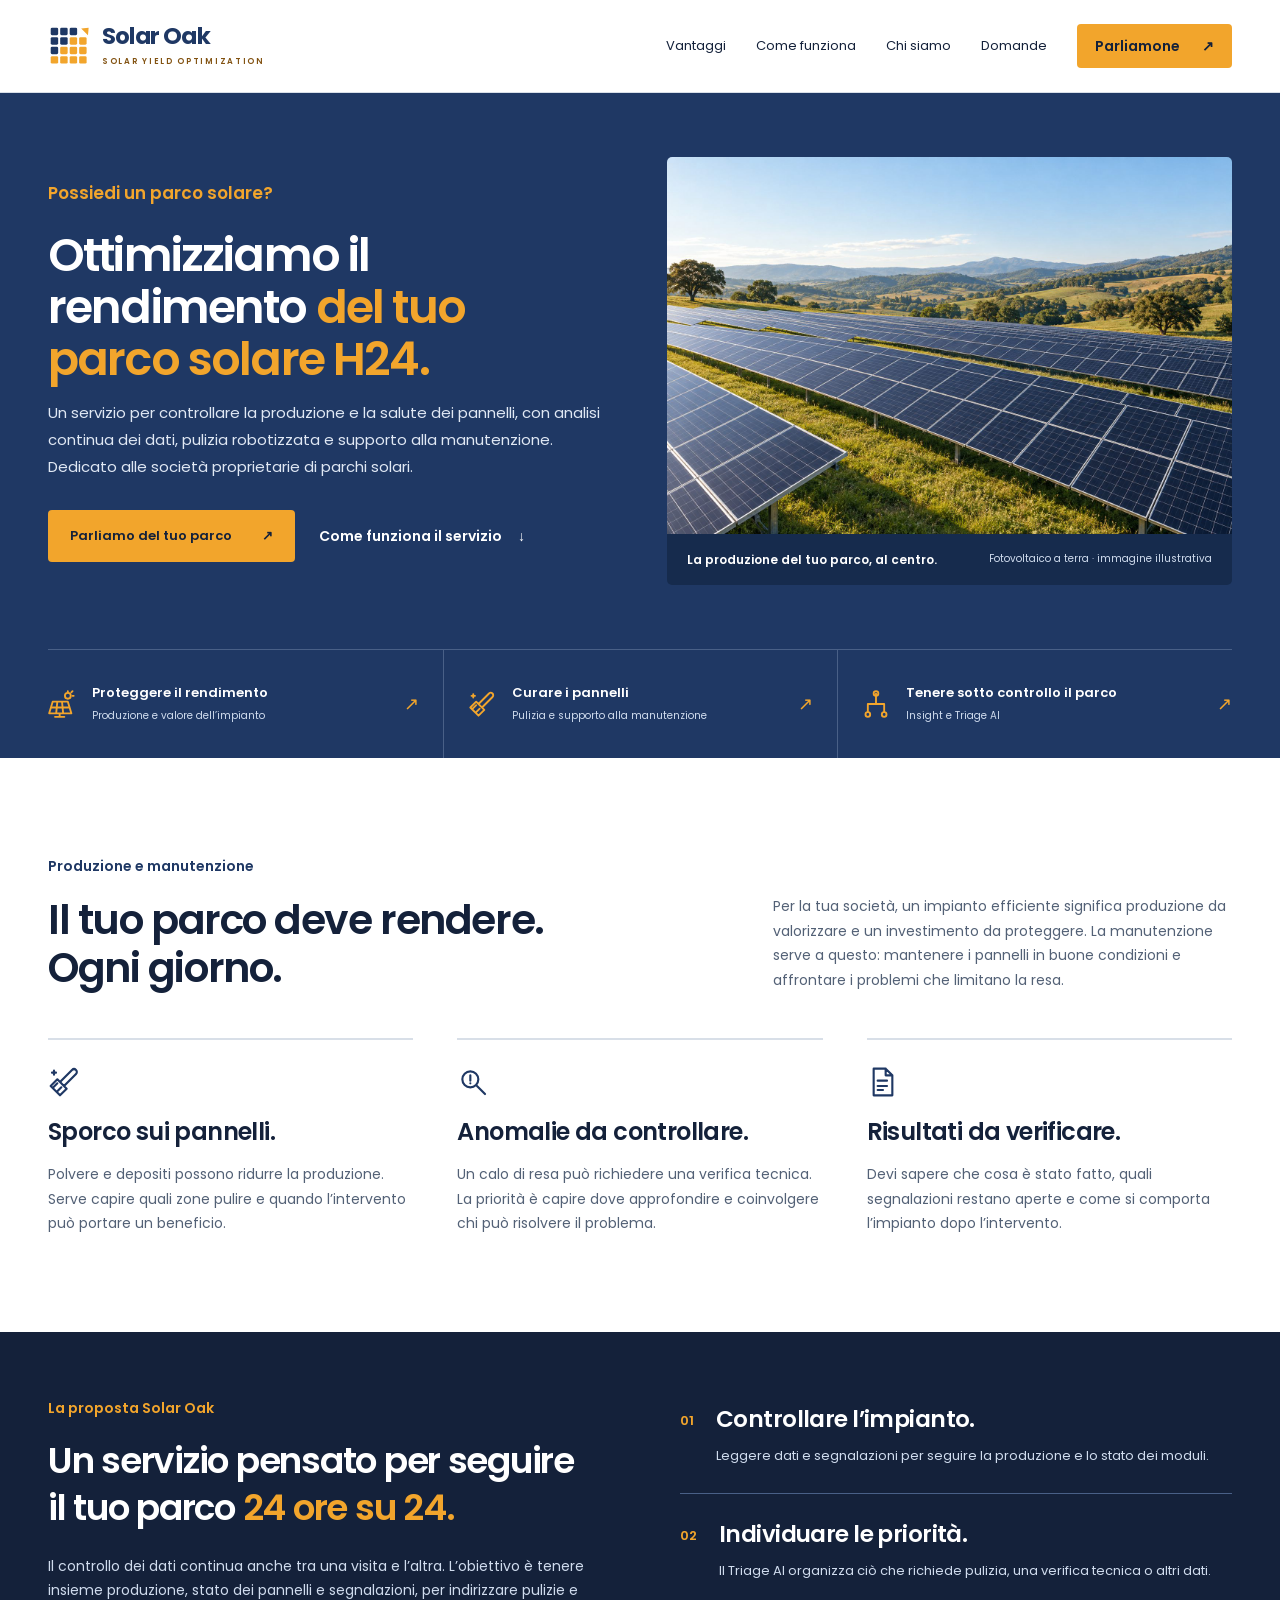
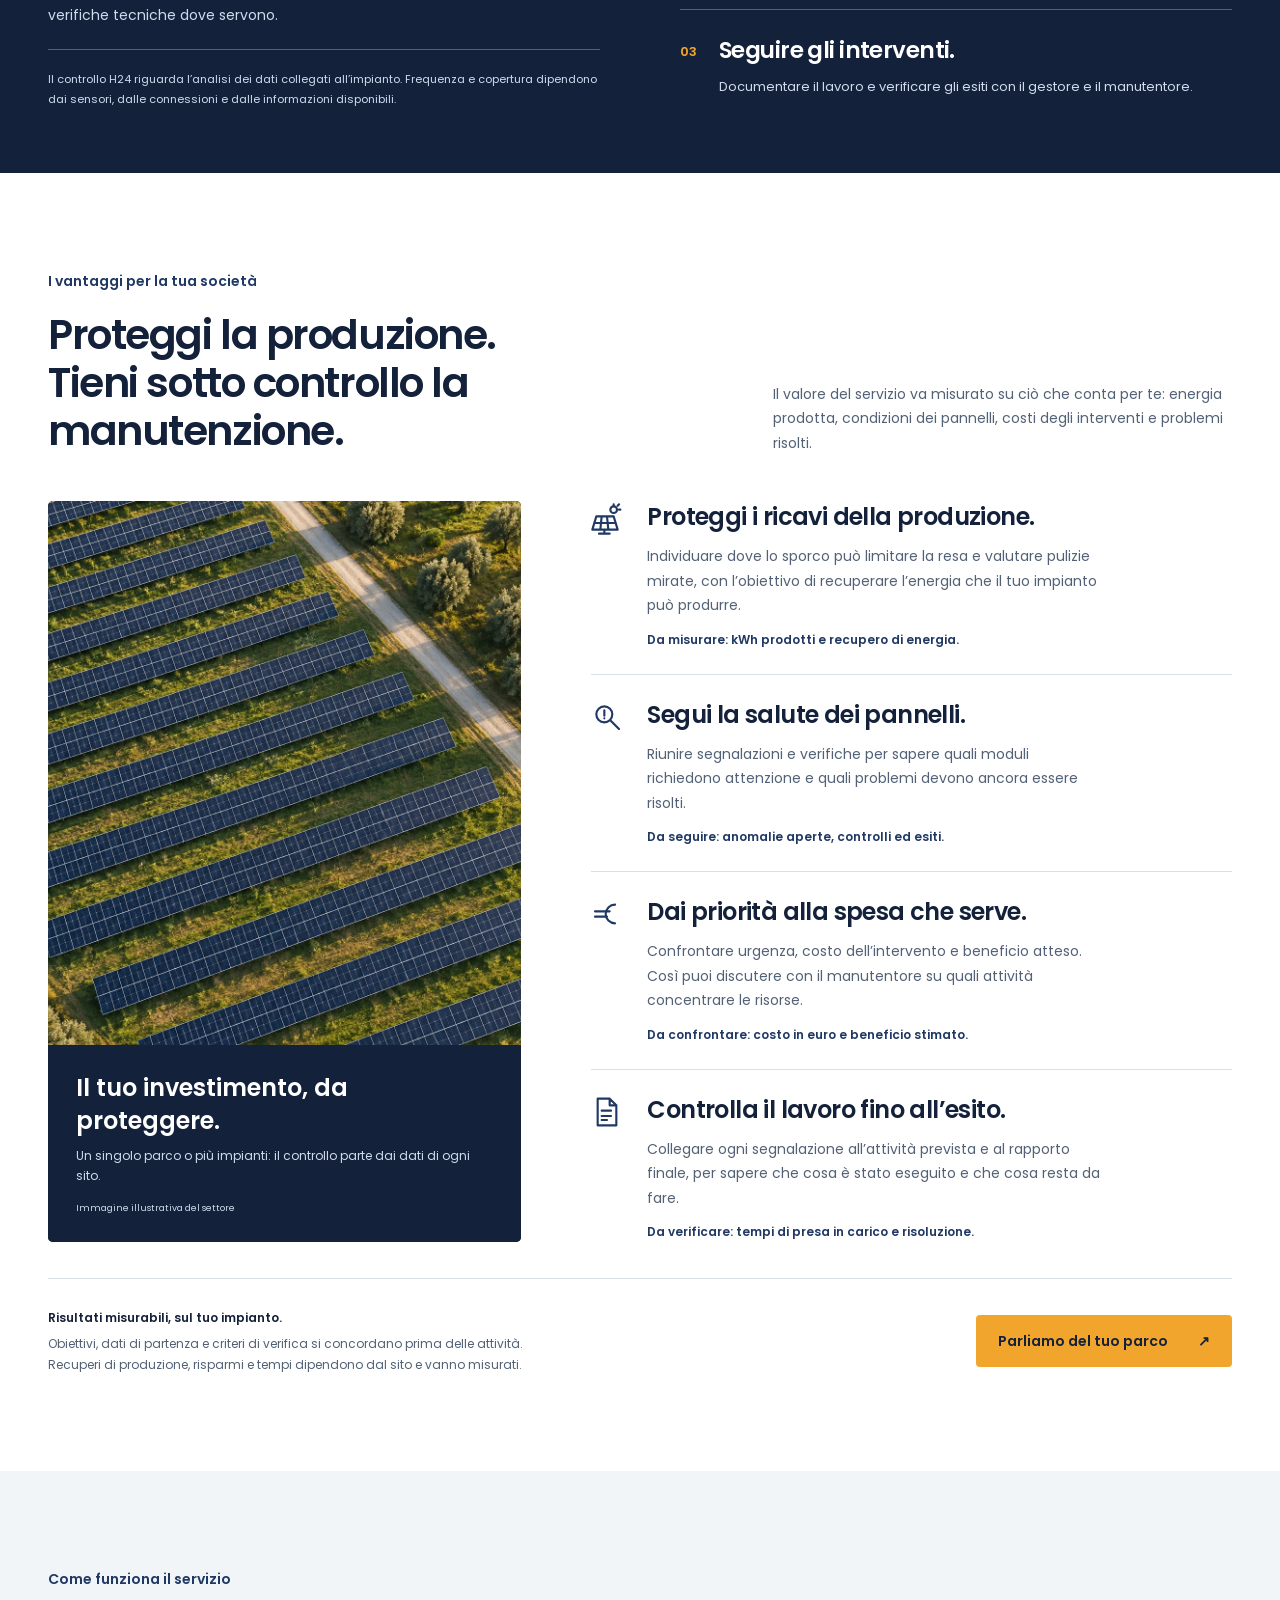
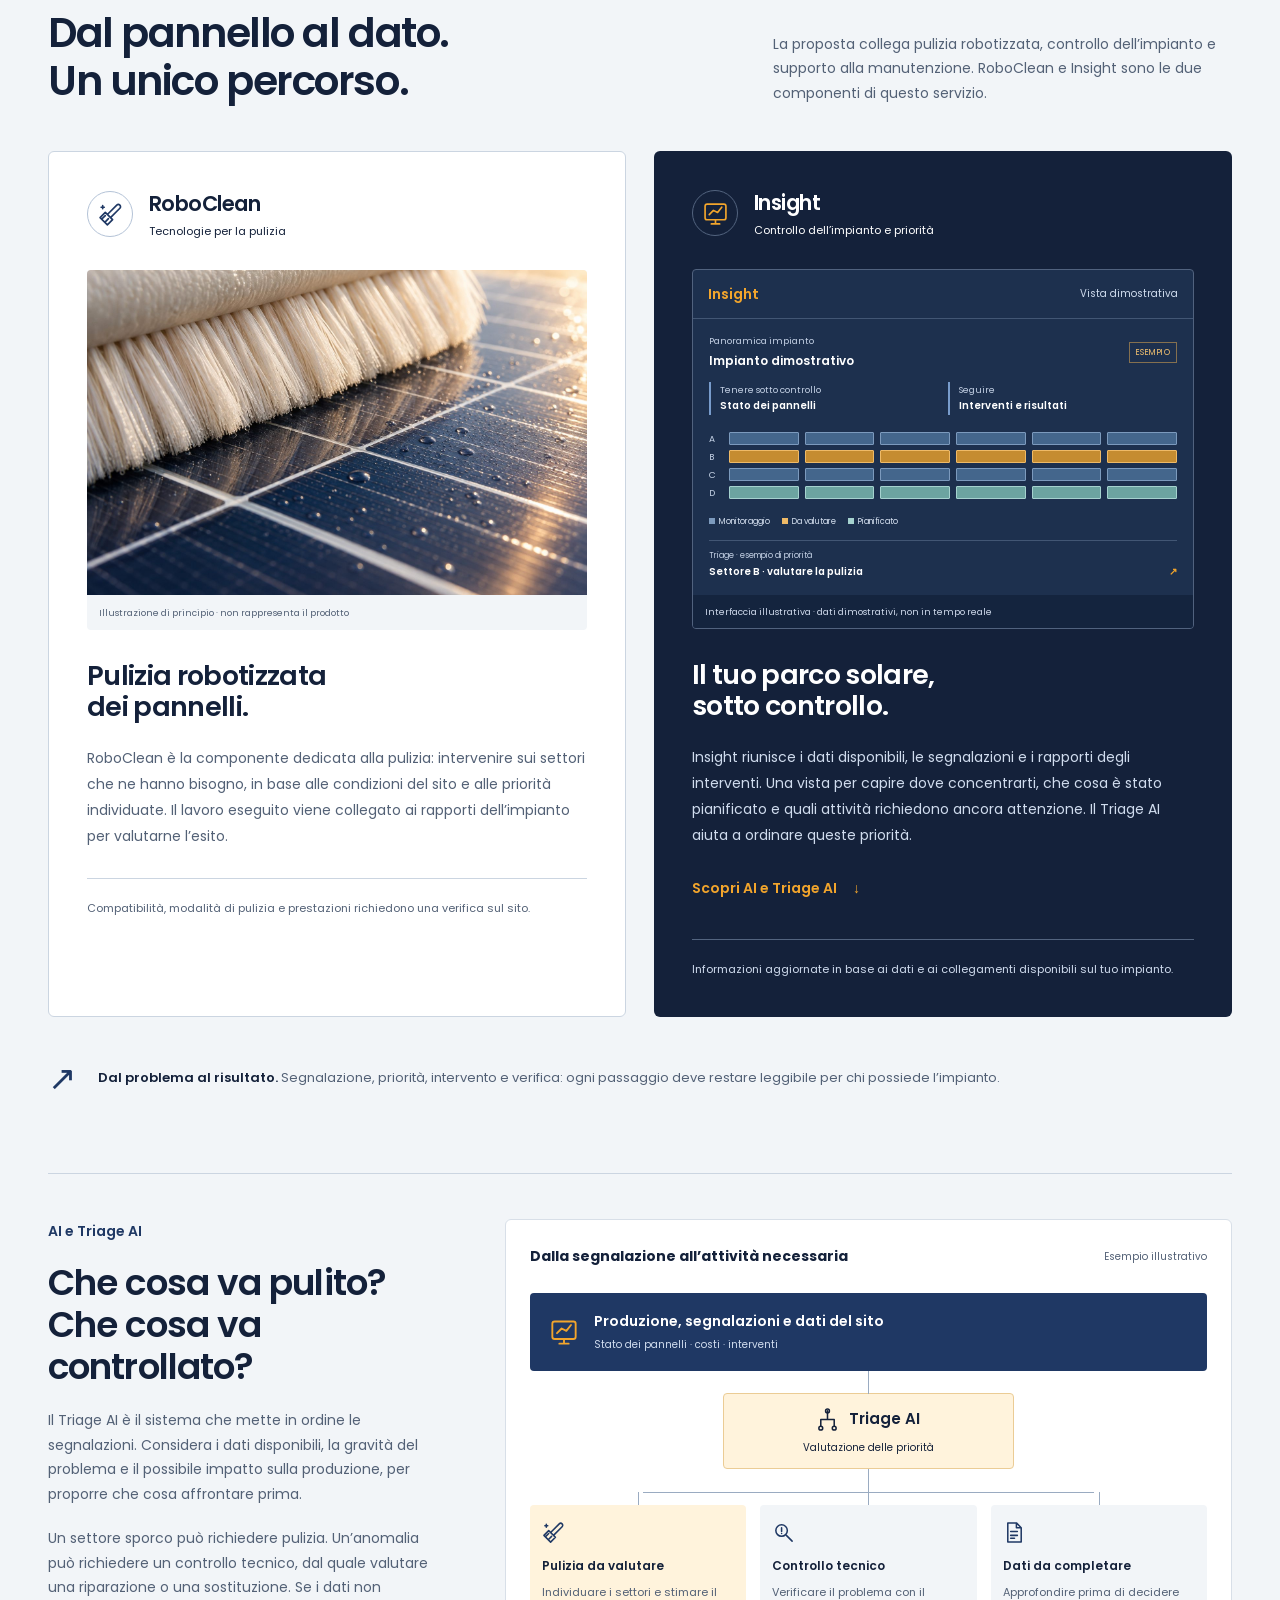
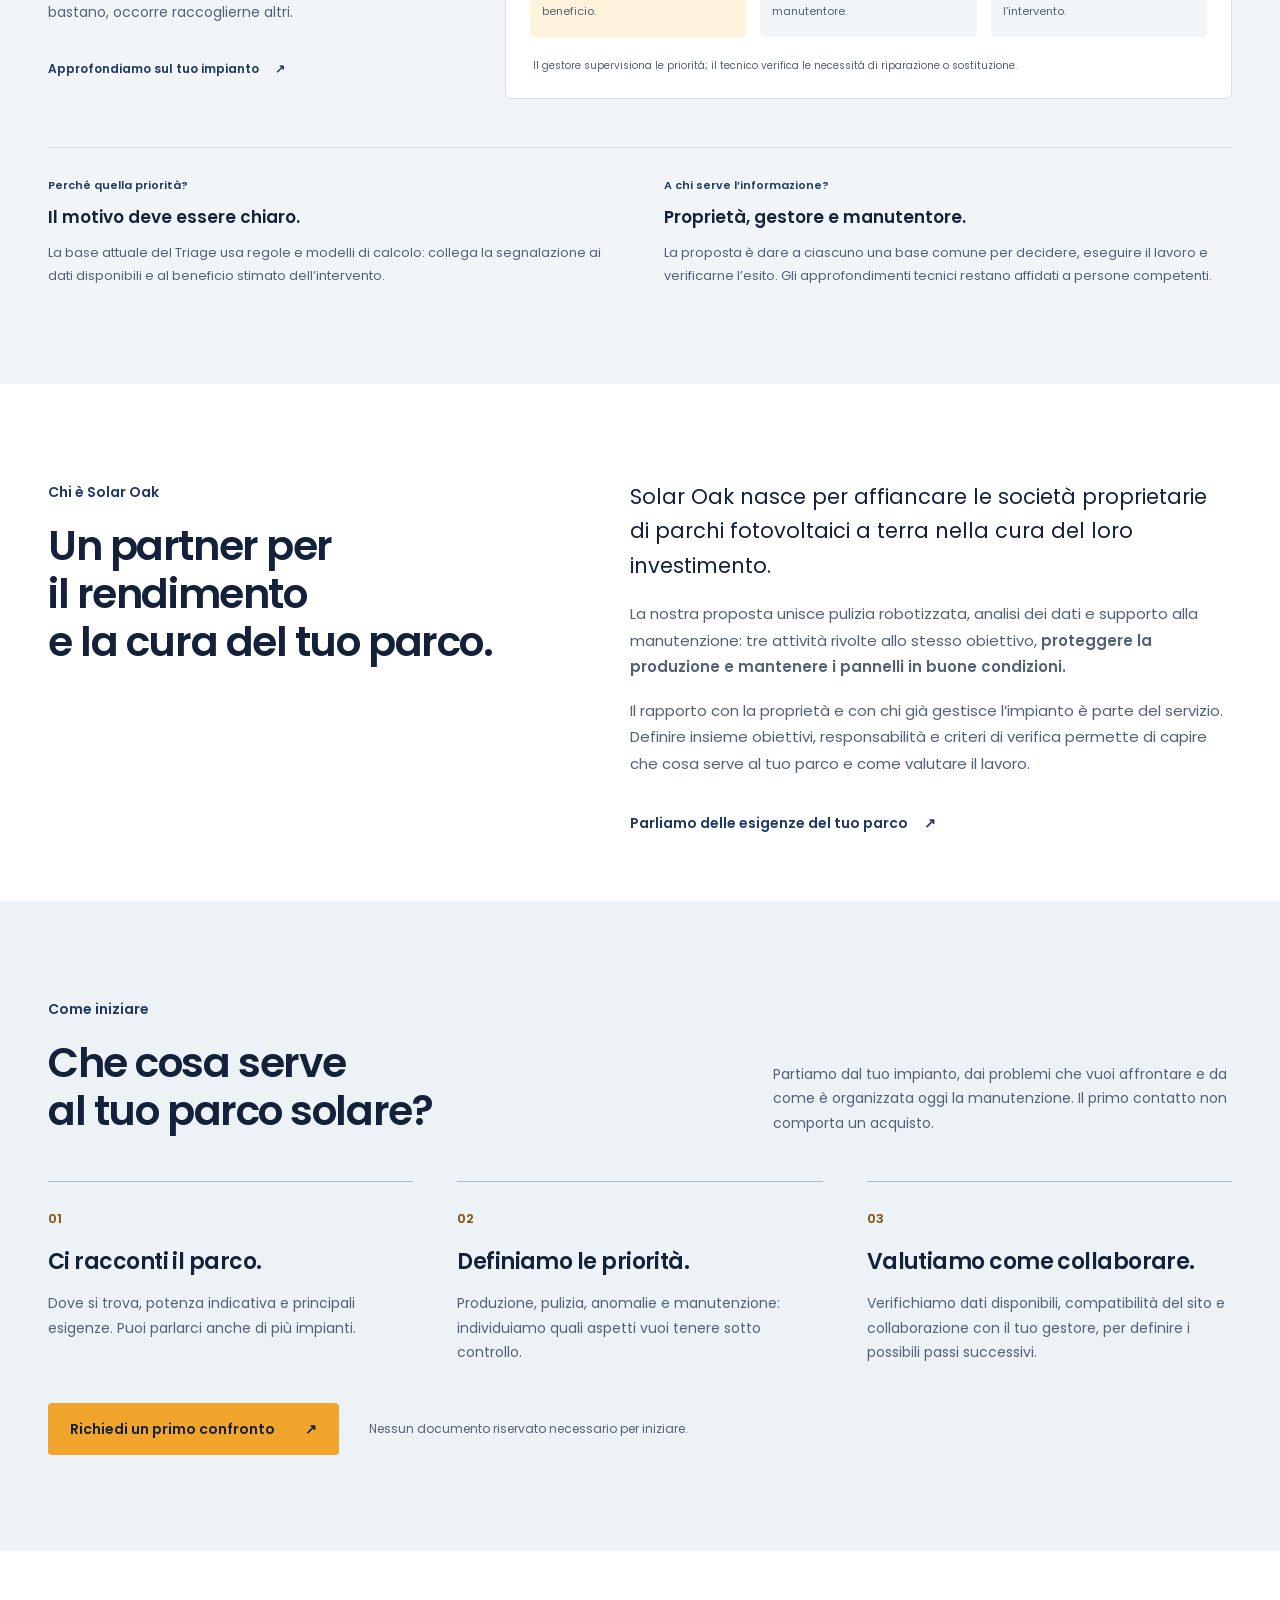
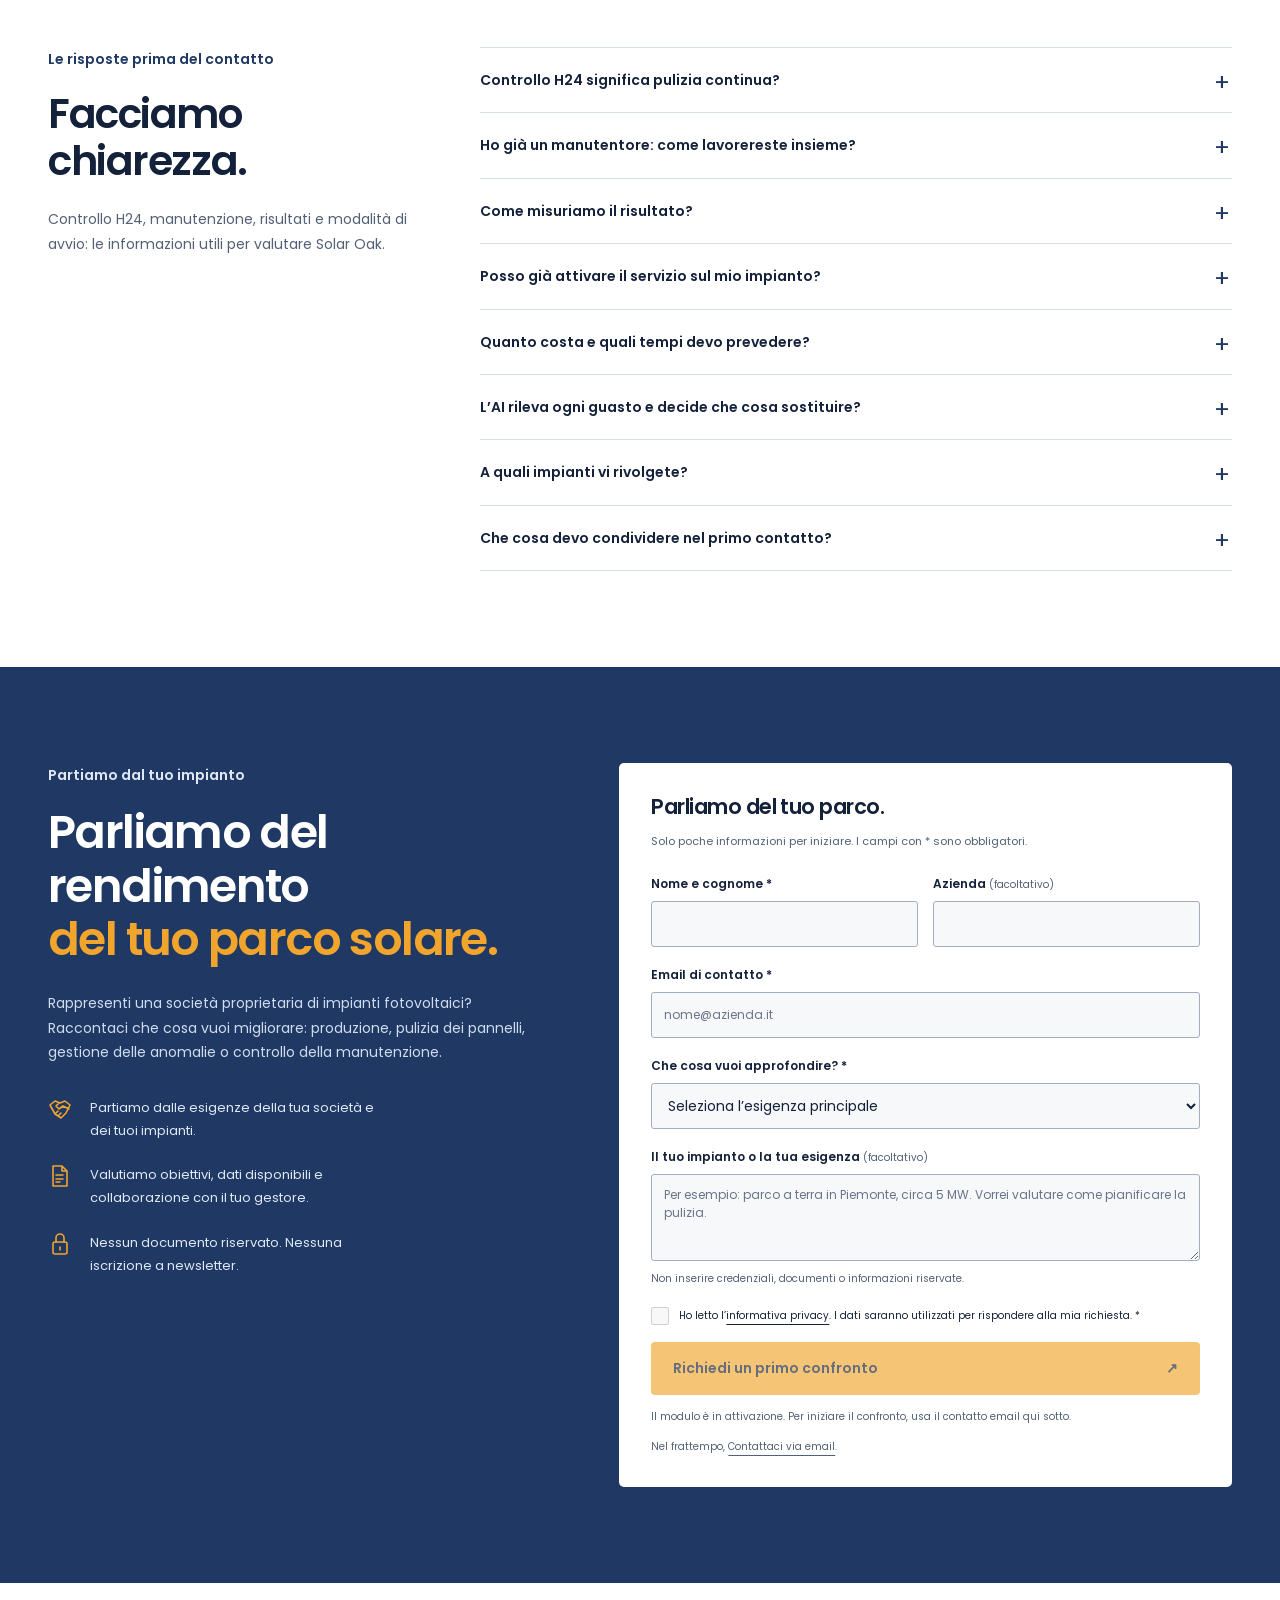
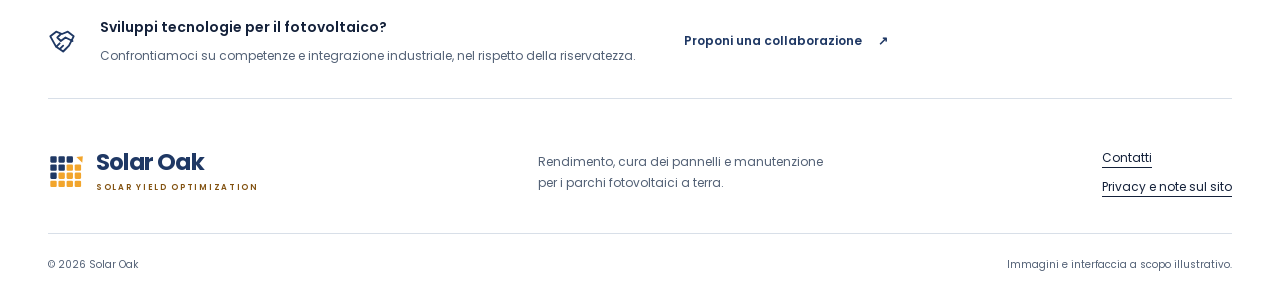
<file: index.html>
<!doctype html>
<html lang="it">
<head>
  <meta charset="utf-8">
  <meta name="viewport" content="width=device-width, initial-scale=1">
  <meta name="theme-color" content="#1F3864">
  <meta name="description" content="Possiedi un parco solare? Solar Oak propone controllo continuo, pulizia robotizzata e supporto alla manutenzione per proteggere rendimento e salute dei pannelli.">
  <meta name="robots" content="index,follow">
  <meta name="referrer" content="strict-origin-when-cross-origin">
  <title>Solar Oak | Ottimizziamo il rendimento del tuo parco solare H24</title>
  <link rel="canonical" href="https://ilepetrov.github.io/solaroak/">
  <link rel="icon" href="assets/solar-oak-icon.svg" type="image/svg+xml">
  <link rel="preload" href="assets/poppins-600.woff2" as="font" type="font/woff2" crossorigin>
  <link rel="stylesheet" href="styles.css?v=20260919-2">
  <meta property="og:locale" content="it_IT">
  <meta property="og:type" content="website">
  <meta property="og:site_name" content="Solar Oak">
  <meta property="og:title" content="Solar Oak | Ottimizziamo il rendimento del tuo parco solare H24">
  <meta property="og:description" content="Rendimento, salute dei pannelli e manutenzione. Scopri la proposta Solar Oak per le società proprietarie di parchi fotovoltaici a terra.">
  <meta property="og:url" content="https://ilepetrov.github.io/solaroak/">
  <meta property="og:image" content="https://ilepetrov.github.io/solaroak/assets/parco-fotovoltaico.jpg">
  <meta property="og:image:alt" content="Paesaggio illustrativo di un parco fotovoltaico a terra">
  <meta name="twitter:card" content="summary_large_image">
  <script type="application/ld+json">
  {"@context":"https://schema.org","@type":"Organization","name":"Solar Oak","url":"https://ilepetrov.github.io/solaroak/","logo":"https://ilepetrov.github.io/solaroak/assets/solar-oak-icon.svg","email":"ilepetrov.ip@gmail.com","description":"Iniziativa italiana in fase di costituzione dedicata alla robotica e all'analisi dei dati per il fotovoltaico a terra."}
  </script>
  <script src="site.js?v=20260919-1" defer></script>
</head>
<body id="top">
  <svg class="icon-definitions" xmlns="http://www.w3.org/2000/svg" aria-hidden="true" focusable="false" width="0" height="0"><defs><symbol id="icon-panel" viewBox="0 0 24 24"><circle cx="17" cy="5" r="2.5"/><path d="M17 1v1M21 5h1M20 2l1-1M4 10h13l3 10H1l3-10Zm-1 5h15M8 10l-1 10M12 10l1 10M10 20v3M6 23h8"/></symbol><symbol id="icon-euro" viewBox="0 0 24 24"><path d="M18 5a7 7 0 1 0 0 14M3 10h11M3 14h9"/></symbol><symbol id="icon-plan" viewBox="0 0 24 24"><rect x="3" y="5" width="18" height="16" rx="2"/><path d="M7 2v6M17 2v6M3 11h18M8 16l2 2 5-4"/></symbol><symbol id="icon-report" viewBox="0 0 24 24"><path d="M14 2H5v20h14V7l-5-5Zm0 0v5h5M8 11h7M8 15h7M8 18h4"/></symbol><symbol id="icon-brush" viewBox="0 0 24 24"><path d="m9 12 9-9a2.1 2.1 0 0 1 3 3l-9 9M7 10l7 7-5 5-7-7 5-5Zm-3 6 3-3M7 19l3-3M3 5h3M4.5 3.5v3"/></symbol><symbol id="icon-insight" viewBox="0 0 24 24"><rect x="2" y="3" width="20" height="15" rx="2"/><path d="M8 22h8M12 18v4M6 13l4-4 4 2 4-5"/></symbol><symbol id="icon-triage" viewBox="0 0 24 24"><path d="M12 3v5M5 12h14M5 12v7M19 12v7M12 8v4"/><circle cx="12" cy="3" r="2"/><circle cx="5" cy="21" r="2"/><circle cx="19" cy="21" r="2"/></symbol><symbol id="icon-lock" viewBox="0 0 24 24"><rect x="5" y="10" width="14" height="12" rx="2"/><path d="M8 10V6a4 4 0 0 1 8 0v4M12 15v3"/></symbol><symbol id="icon-partner" viewBox="0 0 24 24"><path d="m2 8 5-4 5 2 5-2 5 4-4 8-5 5-6-4-5-9Zm6 1 3-3M8 9l3 3 4-3 6 3M7 17l3-3M10 19l3-3M13 21l3-3"/></symbol><symbol id="icon-search" viewBox="0 0 24 24"><circle cx="10" cy="10" r="6"/><path d="m15 15 6 6M10 7v4M10 13h.01"/></symbol></defs></svg>
  <a class="skip-link" href="#contenuto">Vai al contenuto</a>
  <header class="site-header">
    <div class="wrap header-inner">
      <a class="brand" href="#top" aria-label="Solar Oak, inizio pagina"><img src="assets/solar-oak-icon.svg" width="42" height="42" alt=""><span><strong>Solar Oak</strong><small>Solar Yield Optimization</small></span></a>
      <button class="menu-button" type="button" aria-expanded="false" aria-controls="navigation" hidden>Menu <span aria-hidden="true">☰</span></button>
      <nav id="navigation" aria-label="Navigazione principale"><a href="#vantaggi-proprietari">Vantaggi</a><a href="#progetto">Come funziona</a><a href="#chi-siamo">Chi siamo</a><a href="#domande">Domande</a><a class="button button-small" href="#contatti">Parliamone <span aria-hidden="true">↗</span></a></nav>
    </div>
  </header>
  <main id="contenuto">
    <section class="hero" aria-labelledby="hero-title">
      <div class="wrap hero-grid">
        <div class="hero-copy">
          <p class="eyebrow">Possiedi un parco solare?</p>
          <h1 id="hero-title">Ottimizziamo il rendimento <span>del tuo parco solare H24.</span></h1>
          <p class="hero-description">Un servizio per controllare la produzione e la salute dei pannelli, con analisi continua dei dati, pulizia robotizzata e supporto alla manutenzione. Dedicato alle società proprietarie di parchi solari.</p>
          <div class="hero-actions"><a class="button" href="#contatti">Parliamo del tuo parco <span aria-hidden="true">↗</span></a><a class="text-link light" href="#progetto">Come funziona il servizio <span aria-hidden="true">↓</span></a></div>
        </div>
        <figure class="hero-figure"><img src="assets/parco-fotovoltaico.jpg" width="1536" height="1024" fetchpriority="high" alt="Filari di pannelli fotovoltaici in un paesaggio collinare, immagine illustrativa del settore"><figcaption><span>La produzione del tuo parco, al centro.</span>Fotovoltaico a terra · immagine illustrativa</figcaption></figure>
      </div>
      <div class="hero-footer wrap" aria-label="Scopri il servizio">
        <a href="#vantaggi-proprietari"><svg class="icon" aria-hidden="true" focusable="false"><use href="#icon-panel"></use></svg><span><strong>Proteggere il rendimento</strong><small>Produzione e valore dell’impianto</small></span><b aria-hidden="true">↗</b></a>
        <a href="#progetto"><svg class="icon" aria-hidden="true" focusable="false"><use href="#icon-brush"></use></svg><span><strong>Curare i pannelli</strong><small>Pulizia e supporto alla manutenzione</small></span><b aria-hidden="true">↗</b></a>
        <a href="#ai-triage"><svg class="icon" aria-hidden="true" focusable="false"><use href="#icon-triage"></use></svg><span><strong>Tenere sotto controllo il parco</strong><small>Insight e Triage AI</small></span><b aria-hidden="true">↗</b></a>
      </div>
    </section>


    <section class="section wrap problem-section" id="il-problema" aria-labelledby="problem-title">
      <div class="section-heading"><div><p class="section-label">Produzione e manutenzione</p><h2 id="problem-title">Il tuo parco deve rendere.<br>Ogni giorno.</h2></div><p>Per la tua società, un impianto efficiente significa produzione da valorizzare e un investimento da proteggere. La manutenzione serve a questo: mantenere i pannelli in buone condizioni e affrontare i problemi che limitano la resa.</p></div>
      <div class="decision-questions">
        <article><svg class="icon" aria-hidden="true"><use href="#icon-brush"></use></svg><h3>Sporco sui pannelli.</h3><p>Polvere e depositi possono ridurre la produzione. Serve capire quali zone pulire e quando l’intervento può portare un beneficio.</p></article>
        <article><svg class="icon" aria-hidden="true"><use href="#icon-search"></use></svg><h3>Anomalie da controllare.</h3><p>Un calo di resa può richiedere una verifica tecnica. La priorità è capire dove approfondire e coinvolgere chi può risolvere il problema.</p></article>
        <article><svg class="icon" aria-hidden="true"><use href="#icon-report"></use></svg><h3>Risultati da verificare.</h3><p>Devi sapere che cosa è stato fatto, quali segnalazioni restano aperte e come si comporta l’impianto dopo l’intervento.</p></article>
      </div>
    </section>

    <section class="continuous-care" id="controllo-continuo" aria-labelledby="continuous-title"><div class="wrap continuous-grid">
      <div><p class="section-label">La proposta Solar Oak</p><h2 id="continuous-title">Un servizio pensato per seguire il tuo parco <span>24 ore su 24.</span></h2><p>Il controllo dei dati continua anche tra una visita e l’altra. L’obiettivo è tenere insieme produzione, stato dei pannelli e segnalazioni, per indirizzare pulizie e verifiche tecniche dove servono.</p><p class="continuous-scope">Il controllo H24 riguarda l’analisi dei dati collegati all’impianto. Frequenza e copertura dipendono dai sensori, dalle connessioni e dalle informazioni disponibili.</p></div>
      <ol class="care-cycle"><li><span>01</span><div><h3>Controllare l’impianto.</h3><p>Leggere dati e segnalazioni per seguire la produzione e lo stato dei moduli.</p></div></li><li><span>02</span><div><h3>Individuare le priorità.</h3><p>Il Triage AI organizza ciò che richiede pulizia, una verifica tecnica o altri dati.</p></div></li><li><span>03</span><div><h3>Seguire gli interventi.</h3><p>Documentare il lavoro e verificare gli esiti con il gestore e il manutentore.</p></div></li></ol>
    </div></section>

    <section id="vantaggi-proprietari" class="section wrap owner-benefits" aria-labelledby="benefits-title">
      <div class="section-heading"><div><p class="section-label">I vantaggi per la tua società</p><h2 id="benefits-title">Proteggi la produzione.<br>Tieni sotto controllo la manutenzione.</h2></div><p>Il valore del servizio va misurato su ciò che conta per te: energia prodotta, condizioni dei pannelli, costi degli interventi e problemi risolti.</p></div>
      <div class="benefits-layout">
        <figure class="owner-visual"><img src="assets/parco-solare-aereo.jpg" width="1024" height="1536" loading="lazy" alt="Vista aerea illustrativa di filari fotovoltaici, prati e percorsi di accesso"><figcaption><span>Il tuo investimento, da proteggere.</span>Un singolo parco o più impianti: il controllo parte dai dati di ogni sito.<small>Immagine illustrativa del settore</small></figcaption></figure>
        <div class="benefits-list">
          <article><svg class="icon" aria-hidden="true" focusable="false"><use href="#icon-panel"></use></svg><div><h3>Proteggi i ricavi della produzione.</h3><p>Individuare dove lo sporco può limitare la resa e valutare pulizie mirate, con l’obiettivo di recuperare l’energia che il tuo impianto può produrre.</p><span class="benefit-takeaway">Da misurare: kWh prodotti e recupero di energia.</span></div></article>
          <article><svg class="icon" aria-hidden="true" focusable="false"><use href="#icon-search"></use></svg><div><h3>Segui la salute dei pannelli.</h3><p>Riunire segnalazioni e verifiche per sapere quali moduli richiedono attenzione e quali problemi devono ancora essere risolti.</p><span class="benefit-takeaway">Da seguire: anomalie aperte, controlli ed esiti.</span></div></article>
          <article><svg class="icon" aria-hidden="true" focusable="false"><use href="#icon-euro"></use></svg><div><h3>Dai priorità alla spesa che serve.</h3><p>Confrontare urgenza, costo dell’intervento e beneficio atteso. Così puoi discutere con il manutentore su quali attività concentrare le risorse.</p><span class="benefit-takeaway">Da confrontare: costo in euro e beneficio stimato.</span></div></article>
          <article><svg class="icon" aria-hidden="true" focusable="false"><use href="#icon-report"></use></svg><div><h3>Controlla il lavoro fino all’esito.</h3><p>Collegare ogni segnalazione all’attività prevista e al rapporto finale, per sapere che cosa è stato eseguito e che cosa resta da fare.</p><span class="benefit-takeaway">Da verificare: tempi di presa in carico e risoluzione.</span></div></article>
        </div>
      </div>
      <div class="benefits-footer"><p><strong>Risultati misurabili, sul tuo impianto.</strong> Obiettivi, dati di partenza e criteri di verifica si concordano prima delle attività. Recuperi di produzione, risparmi e tempi dipendono dal sito e vanno misurati.</p><a class="button" href="#contatti">Parliamo del tuo parco <span aria-hidden="true">↗</span></a></div>
    </section>

    <section id="progetto" class="project section" aria-labelledby="project-title">
      <div class="wrap">
        <div class="section-heading"><div><p class="section-label">Come funziona il servizio</p><h2 id="project-title">Dal pannello al dato.<br>Un unico percorso.</h2></div><p>La proposta collega pulizia robotizzata, controllo dell’impianto e supporto alla manutenzione. RoboClean e Insight sono le due componenti di questo servizio.</p></div>
        <div class="product-grid">
          <article class="product product-light">
            <div class="product-heading"><span class="product-mark"><svg class="icon" aria-hidden="true" focusable="false"><use href="#icon-brush"></use></svg></span><p>RoboClean<span>Tecnologie per la pulizia</span></p></div>
            <figure class="product-visual brush-visual"><img src="assets/pulizia-pannello.jpg" width="1536" height="1024" loading="lazy" alt="Illustrazione di una spazzola a contatto con la superficie di un pannello fotovoltaico"><figcaption>Illustrazione di principio · non rappresenta il prodotto</figcaption></figure>
            <h3>Pulizia robotizzata<br>dei pannelli.</h3><p>RoboClean è la componente dedicata alla pulizia: intervenire sui settori che ne hanno bisogno, in base alle condizioni del sito e alle priorità individuate. Il lavoro eseguito viene collegato ai rapporti dell’impianto per valutarne l’esito.</p><p class="product-note">Compatibilità, modalità di pulizia e prestazioni richiedono una verifica sul sito.</p>
          </article>
          <article class="product product-dark">
            <div class="product-heading"><span class="product-mark"><svg class="icon" aria-hidden="true" focusable="false"><use href="#icon-insight"></use></svg></span><p>Insight<span>Controllo dell’impianto e priorità</span></p></div>
            <figure class="product-visual insight-visual" aria-label="Esempio illustrativo della piattaforma Insight, con dati dimostrativi">
              <div class="dashboard-bar"><strong>Insight</strong><span>Vista dimostrativa</span></div>
              <div class="dashboard-body"><div class="dashboard-title"><div><span>Panoramica impianto</span><strong>Impianto dimostrativo</strong></div><span class="demo-tag">ESEMPIO</span></div>
                <div class="dashboard-summary"><div><span>Tenere sotto controllo</span><strong>Stato dei pannelli</strong></div><div><span>Seguire</span><strong>Interventi e risultati</strong></div></div>
                <div class="dashboard-map" role="img" aria-label="Schema dimostrativo di quattro settori: A e C da monitorare, B da valutare, D con attività pianificata"><div><span>A</span><i></i><i></i><i></i><i></i><i></i><i></i></div><div class="sector-review"><span>B</span><i></i><i></i><i></i><i></i><i></i><i></i></div><div><span>C</span><i></i><i></i><i></i><i></i><i></i><i></i></div><div class="sector-planned"><span>D</span><i></i><i></i><i></i><i></i><i></i><i></i></div></div>
                <div class="map-key"><span>Monitoraggio</span><span>Da valutare</span><span>Pianificato</span></div>
                <div class="dashboard-task"><span>Triage · esempio di priorità</span><strong>Settore B · valutare la pulizia <span aria-hidden="true">↗</span></strong></div>
              </div><figcaption>Interfaccia illustrativa · dati dimostrativi, non in tempo reale</figcaption>
            </figure>
            <h3>Il tuo parco solare,<br>sotto controllo.</h3><p>Insight riunisce i dati disponibili, le segnalazioni e i rapporti degli interventi. Una vista per capire dove concentrarti, che cosa è stato pianificato e quali attività richiedono ancora attenzione. Il Triage AI aiuta a ordinare queste priorità.</p><a class="text-link light" href="#ai-triage">Scopri AI e Triage AI <span aria-hidden="true">↓</span></a><p class="product-note">Informazioni aggiornate in base ai dati e ai collegamenti disponibili sul tuo impianto.</p>
          </article>
        </div>
        <div class="project-principle"><span aria-hidden="true">↗</span><p><strong>Dal problema al risultato.</strong> Segnalazione, priorità, intervento e verifica: ogni passaggio deve restare leggibile per chi possiede l’impianto.</p></div>
        <section class="value-story" id="ai-triage" aria-labelledby="value-title">
          <div class="value-intro"><p class="section-label">AI e Triage AI</p><h3 id="value-title">Che cosa va pulito?<br>Che cosa va controllato?</h3><p>Il Triage AI è il sistema che mette in ordine le segnalazioni. Considera i dati disponibili, la gravità del problema e il possibile impatto sulla produzione, per proporre che cosa affrontare prima.</p><p>Un settore sporco può richiedere pulizia. Un’anomalia può richiedere un controllo tecnico, dal quale valutare una riparazione o una sostituzione. Se i dati non bastano, occorre raccoglierne altri.</p><a class="text-link" href="#contatti">Approfondiamo sul tuo impianto <span aria-hidden="true">↗</span></a></div>
          <div class="triage-board" aria-labelledby="triage-demo-title">
            <div class="triage-board-heading"><h4 id="triage-demo-title">Dalla segnalazione all’attività necessaria</h4><span>Esempio illustrativo</span></div>
            <div class="triage-source"><svg class="icon" aria-hidden="true" focusable="false"><use href="#icon-insight"></use></svg><div><strong>Produzione, segnalazioni e dati del sito</strong><span>Stato dei pannelli · costi · interventi</span></div></div>
            <div class="triage-engine"><svg class="icon" aria-hidden="true" focusable="false"><use href="#icon-triage"></use></svg><strong>Triage AI</strong><span>Valutazione delle priorità</span></div>
            <ul class="triage-routes">
              <li><svg class="icon" aria-hidden="true" focusable="false"><use href="#icon-brush"></use></svg><strong>Pulizia da valutare</strong><p>Individuare i settori e stimare il beneficio.</p></li>
              <li><svg class="icon" aria-hidden="true" focusable="false"><use href="#icon-search"></use></svg><strong>Controllo tecnico</strong><p>Verificare il problema con il manutentore.</p></li>
              <li><svg class="icon" aria-hidden="true" focusable="false"><use href="#icon-report"></use></svg><strong>Dati da completare</strong><p>Approfondire prima di decidere l’intervento.</p></li>
            </ul>
            <p class="triage-supervision">Il gestore supervisiona le priorità; il tecnico verifica le necessità di riparazione o sostituzione.</p>
          </div>
          <div class="ai-status"><div><p class="section-label">Perché quella priorità?</p><h4>Il motivo deve essere chiaro.</h4><p>La base attuale del Triage usa regole e modelli di calcolo: collega la segnalazione ai dati disponibili e al beneficio stimato dell’intervento.</p></div><div><p class="section-label">A chi serve l’informazione?</p><h4>Proprietà, gestore e manutentore.</h4><p>La proposta è dare a ciascuno una base comune per decidere, eseguire il lavoro e verificarne l’esito. Gli approfondimenti tecnici restano affidati a persone competenti.</p></div></div>
        </section>
      </div>
    </section>

    <section id="chi-siamo" class="section wrap about" aria-labelledby="about-title">
      <div><p class="section-label">Chi è Solar Oak</p><h2 id="about-title">Un partner per il rendimento<br>e la cura del tuo parco.</h2></div>
      <div class="about-copy"><p class="lead">Solar Oak nasce per affiancare le società proprietarie di parchi fotovoltaici a terra nella cura del loro investimento.</p><p>La nostra proposta unisce pulizia robotizzata, analisi dei dati e supporto alla manutenzione: tre attività rivolte allo stesso obiettivo, <strong>proteggere la produzione e mantenere i pannelli in buone condizioni.</strong></p><p>Il rapporto con la proprietà e con chi già gestisce l’impianto è parte del servizio. Definire insieme obiettivi, responsabilità e criteri di verifica permette di capire che cosa serve al tuo parco e come valutare il lavoro.</p><a class="text-link" href="#contatti">Parliamo delle esigenze del tuo parco <span aria-hidden="true">↗</span></a></div>
    </section>

    <section class="first-step section" id="primo-confronto" aria-labelledby="step-title"><div class="wrap">
      <div class="section-heading"><div><p class="section-label">Come iniziare</p><h2 id="step-title">Che cosa serve<br>al tuo parco solare?</h2></div><p>Partiamo dal tuo impianto, dai problemi che vuoi affrontare e da come è organizzata oggi la manutenzione. Il primo contatto non comporta un acquisto.</p></div>
      <ol class="conversation-steps"><li><span>01</span><h3>Ci racconti il parco.</h3><p>Dove si trova, potenza indicativa e principali esigenze. Puoi parlarci anche di più impianti.</p></li><li><span>02</span><h3>Definiamo le priorità.</h3><p>Produzione, pulizia, anomalie e manutenzione: individuiamo quali aspetti vuoi tenere sotto controllo.</p></li><li><span>03</span><h3>Valutiamo come collaborare.</h3><p>Verifichiamo dati disponibili, compatibilità del sito e collaborazione con il tuo gestore, per definire i possibili passi successivi.</p></li></ol>
      <div class="step-action"><a class="button" href="#contatti">Richiedi un primo confronto <span aria-hidden="true">↗</span></a><p>Nessun documento riservato necessario per iniziare.</p></div>
    </div></section>

    <section class="section wrap faq-section" id="domande" aria-labelledby="faq-title"><div><p class="section-label">Le risposte prima del contatto</p><h2 id="faq-title">Facciamo chiarezza.</h2><p class="faq-intro">Controllo H24, manutenzione, risultati e modalità di avvio: le informazioni utili per valutare Solar Oak.</p></div><div class="faq-list">
      <details><summary>Controllo H24 significa pulizia continua?</summary><p>No. L’obiettivo è analizzare i dati collegati all’impianto durante la giornata e tra una visita e l’altra. Pulizie, ispezioni e interventi tecnici vengono valutati in base alle necessità. La copertura del controllo dipende dai sensori, dalle connessioni e dai dati disponibili; non equivale a ispezionare fisicamente ogni pannello in ogni momento.</p></details>
      <details><summary>Ho già un manutentore: come lavorereste insieme?</summary><p>La proposta Solar Oak si affianca a chi già segue il tuo impianto, collegando pulizia, segnalazioni e priorità. Interventi elettrici, riparazioni e sostituzioni richiedono tecnici abilitati e responsabilità definite. Ruoli e modalità di collaborazione vengono concordati prima delle attività.</p></details>
      <details><summary>Come misuriamo il risultato?</summary><p>Si concordano dati di partenza e indicatori pertinenti: energia prodotta, recupero attribuibile alla pulizia, costo degli interventi, segnalazioni risolte e tempi di gestione. Le misure devono tenere conto delle condizioni del sito e del periodo di confronto. Non presentiamo percentuali di recupero o risparmio come già garantite.</p></details>
      <details><summary>Posso già attivare il servizio sul mio impianto?</summary><p>Stiamo preparando l’integrazione e le prove sul campo. Oggi il confronto serve a valutare la compatibilità del sito e le condizioni di un possibile pilota. La richiesta di contatto non prenota un servizio già operativo; disponibilità e modalità di avvio saranno definite insieme.</p></details>
      <details><summary>Quanto costa e quali tempi devo prevedere?</summary><p>Dipende dall’impianto, dai dati da collegare e dalle attività richieste. Costi, tempi di avvio e livelli di servizio vanno definiti dopo la valutazione del sito. Il primo contatto non comporta un acquisto.</p></details>
      <details><summary>L’AI rileva ogni guasto e decide che cosa sostituire?</summary><p>No. Il Triage organizza le priorità con regole e modelli di calcolo, usando le informazioni disponibili. L’analisi automatica di immagini e termografie e le funzioni predittive richiedono ancora validazione sul campo. Nessun sistema può essere presentato qui come capace di rilevare ogni guasto: controlli, riparazioni e sostituzioni richiedono verifiche tecniche.</p></details>
      <details><summary>A quali impianti vi rivolgete?</summary><p>Alle società proprietarie di parchi fotovoltaici a terra, con uno o più siti. Configurazione, accessi, dati e organizzazione della manutenzione determinano la compatibilità. Gli impianti agrivoltaici richiedono una valutazione specifica.</p></details>
      <details><summary>Che cosa devo condividere nel primo contatto?</summary><p>Bastano una descrizione dell’impianto e l’esigenza che vuoi approfondire. Non servono credenziali, allegati o informazioni riservate. La documentazione tecnica si condivide successivamente, con modalità e accordi adeguati.</p></details>
    </div></section>

    <section class="contact section" id="contatti" aria-labelledby="contact-title"><div class="wrap contact-grid">
      <div><p class="section-label">Partiamo dal tuo impianto</p><h2 id="contact-title">Parliamo del rendimento<br><span>del tuo parco solare.</span></h2><p>Rappresenti una società proprietaria di impianti fotovoltaici? Raccontaci che cosa vuoi migliorare: produzione, pulizia dei pannelli, gestione delle anomalie o controllo della manutenzione.</p>
      <ul class="contact-promises"><li><svg class="icon" aria-hidden="true"><use href="#icon-partner"></use></svg><span>Partiamo dalle esigenze della tua società e dei tuoi impianti.</span></li><li><svg class="icon" aria-hidden="true"><use href="#icon-report"></use></svg><span>Valutiamo obiettivi, dati disponibili e collaborazione con il tuo gestore.</span></li><li><svg class="icon" aria-hidden="true"><use href="#icon-lock"></use></svg><span>Nessun documento riservato. Nessuna iscrizione a newsletter.</span></li></ul>
      </div>
      <form class="contact-form" name="approfondimento" method="POST" action="#contatti" aria-labelledby="form-title" aria-describedby="form-help form-status">
        <input type="hidden" name="_subject" value="Solar Oak - Richiesta di primo confronto">
        <input type="hidden" name="_next" value="https://ilepetrov.github.io/solaroak/grazie.html">
        <input type="hidden" name="_url" value="https://ilepetrov.github.io/solaroak/">
        <input type="hidden" name="_template" value="table">
        <p hidden><label>Lascia vuoto questo campo <input name="_honey" tabindex="-1" autocomplete="off"></label></p>
        <h3 id="form-title">Parliamo del tuo parco.</h3><p id="form-help">Solo poche informazioni per iniziare. I campi con * sono obbligatori.</p>
        <fieldset disabled>
        <div class="form-row"><label for="nome">Nome e cognome *<input id="nome" name="name" autocomplete="name" required maxlength="120"></label><label for="azienda">Azienda <span class="optional">(facoltativo)</span><input id="azienda" name="company" autocomplete="organization" maxlength="160"></label></div>
        <label for="email">Email di contatto *<input id="email" name="email" type="email" autocomplete="email" required maxlength="254" placeholder="nome@azienda.it"></label>
        <label for="interesse">Che cosa vuoi approfondire? *<select id="interesse" name="interest" required><option value="">Seleziona l’esigenza principale</option><option value="Pulizia e gestione del parco">Valutare pulizia e gestione del mio parco</option><option value="Insight AI e priorita">Capire Insight, AI e priorità degli interventi</option><option value="Progetto pilota">Valutare Solar Oak per il mio impianto</option><option value="Collaborazione industriale">Proporre una collaborazione industriale</option><option value="Conoscere Solar Oak">Conoscere meglio Solar Oak</option></select></label>
        <label for="messaggio">Il tuo impianto o la tua esigenza <span class="optional">(facoltativo)</span><textarea id="messaggio" name="message" rows="3" maxlength="3000" placeholder="Per esempio: parco a terra in Piemonte, circa 5 MW. Vorrei valutare come pianificare la pulizia." aria-describedby="message-help"></textarea></label>
        <p class="field-help" id="message-help">Non inserire credenziali, documenti o informazioni riservate.</p>
        <label class="privacy-check" for="privacy"><input id="privacy" name="privacy" type="checkbox" value="Informativa letta" required><span>Ho letto l’<a href="privacy.html" target="_blank" rel="noopener">informativa privacy</a>. I dati saranno utilizzati per rispondere alla mia richiesta. *</span></label>
        <button class="button" type="submit" disabled>Richiedi un primo confronto <span aria-hidden="true">↗</span></button>
        </fieldset>
        <p class="form-status" id="form-status" role="status" tabindex="-1">Il modulo è in attivazione. Per iniziare il confronto, usa il contatto email qui sotto.</p>

        <p class="form-alternative">Nel frattempo, <a href="mailto:ilepetrov.ip@gmail.com?subject=Solar%20Oak%20-%20Primo%20confronto">Contattaci via email</a>.</p>
      </form>
    </div></section>
    <aside class="partner-note wrap" id="collaborazioni"><svg class="icon" aria-hidden="true"><use href="#icon-partner"></use></svg><p><strong>Sviluppi tecnologie per il fotovoltaico?</strong> Confrontiamoci su competenze e integrazione industriale, nel rispetto della riservatezza.</p><a class="text-link" href="#contatti">Proponi una collaborazione <span aria-hidden="true">↗</span></a></aside>
  </main>
  <footer class="site-footer"><div class="wrap footer-main"><a class="brand" href="#top"><img src="assets/solar-oak-icon.svg" alt="" width="36" height="36"><span><strong>Solar Oak</strong><small>Solar Yield Optimization</small></span></a><p>Rendimento, cura dei pannelli e manutenzione<br>per i parchi fotovoltaici a terra.</p><div><a href="#contatti">Contatti</a><a href="privacy.html">Privacy e note sul sito</a></div></div><div class="wrap footer-bottom"><span>© 2026 Solar Oak</span><span>Immagini e interfaccia a scopo illustrativo.</span></div></footer>
</body>
</html>
</file>
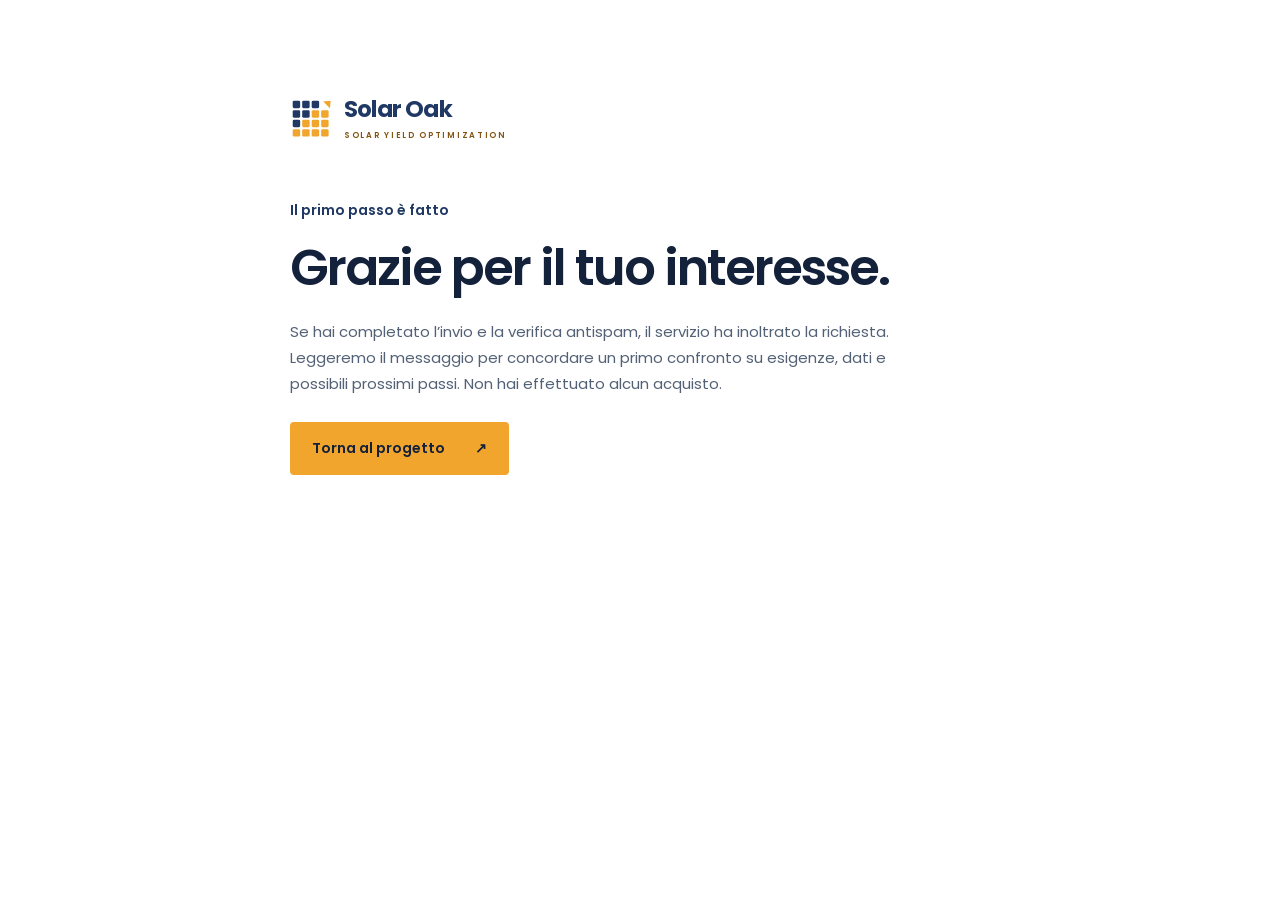
<file: grazie.html>
<!doctype html>
<html lang="it">
<head><meta charset="utf-8"><meta name="viewport" content="width=device-width,initial-scale=1"><meta name="robots" content="noindex,follow"><title>Grazie per il tuo interesse | Solar Oak</title><link rel="icon" href="assets/solar-oak-icon.svg" type="image/svg+xml"><link rel="stylesheet" href="styles.css?v=20260919-2"></head>
<body><main class="wrap section thank-you"><a class="brand" href="https://ilepetrov.github.io/solaroak/"><img src="assets/solar-oak-icon.svg" width="42" height="42" alt=""><span><strong>Solar Oak</strong><small>Solar Yield Optimization</small></span></a><p class="section-label">Il primo passo è fatto</p><h1>Grazie per il tuo interesse.</h1><p>Se hai completato l’invio e la verifica antispam, il servizio ha inoltrato la richiesta. Leggeremo il messaggio per concordare un primo confronto su esigenze, dati e possibili prossimi passi. Non hai effettuato alcun acquisto.</p><a class="button" href="https://ilepetrov.github.io/solaroak/">Torna al progetto <span aria-hidden="true">↗</span></a></main></body>
</html>
</file>
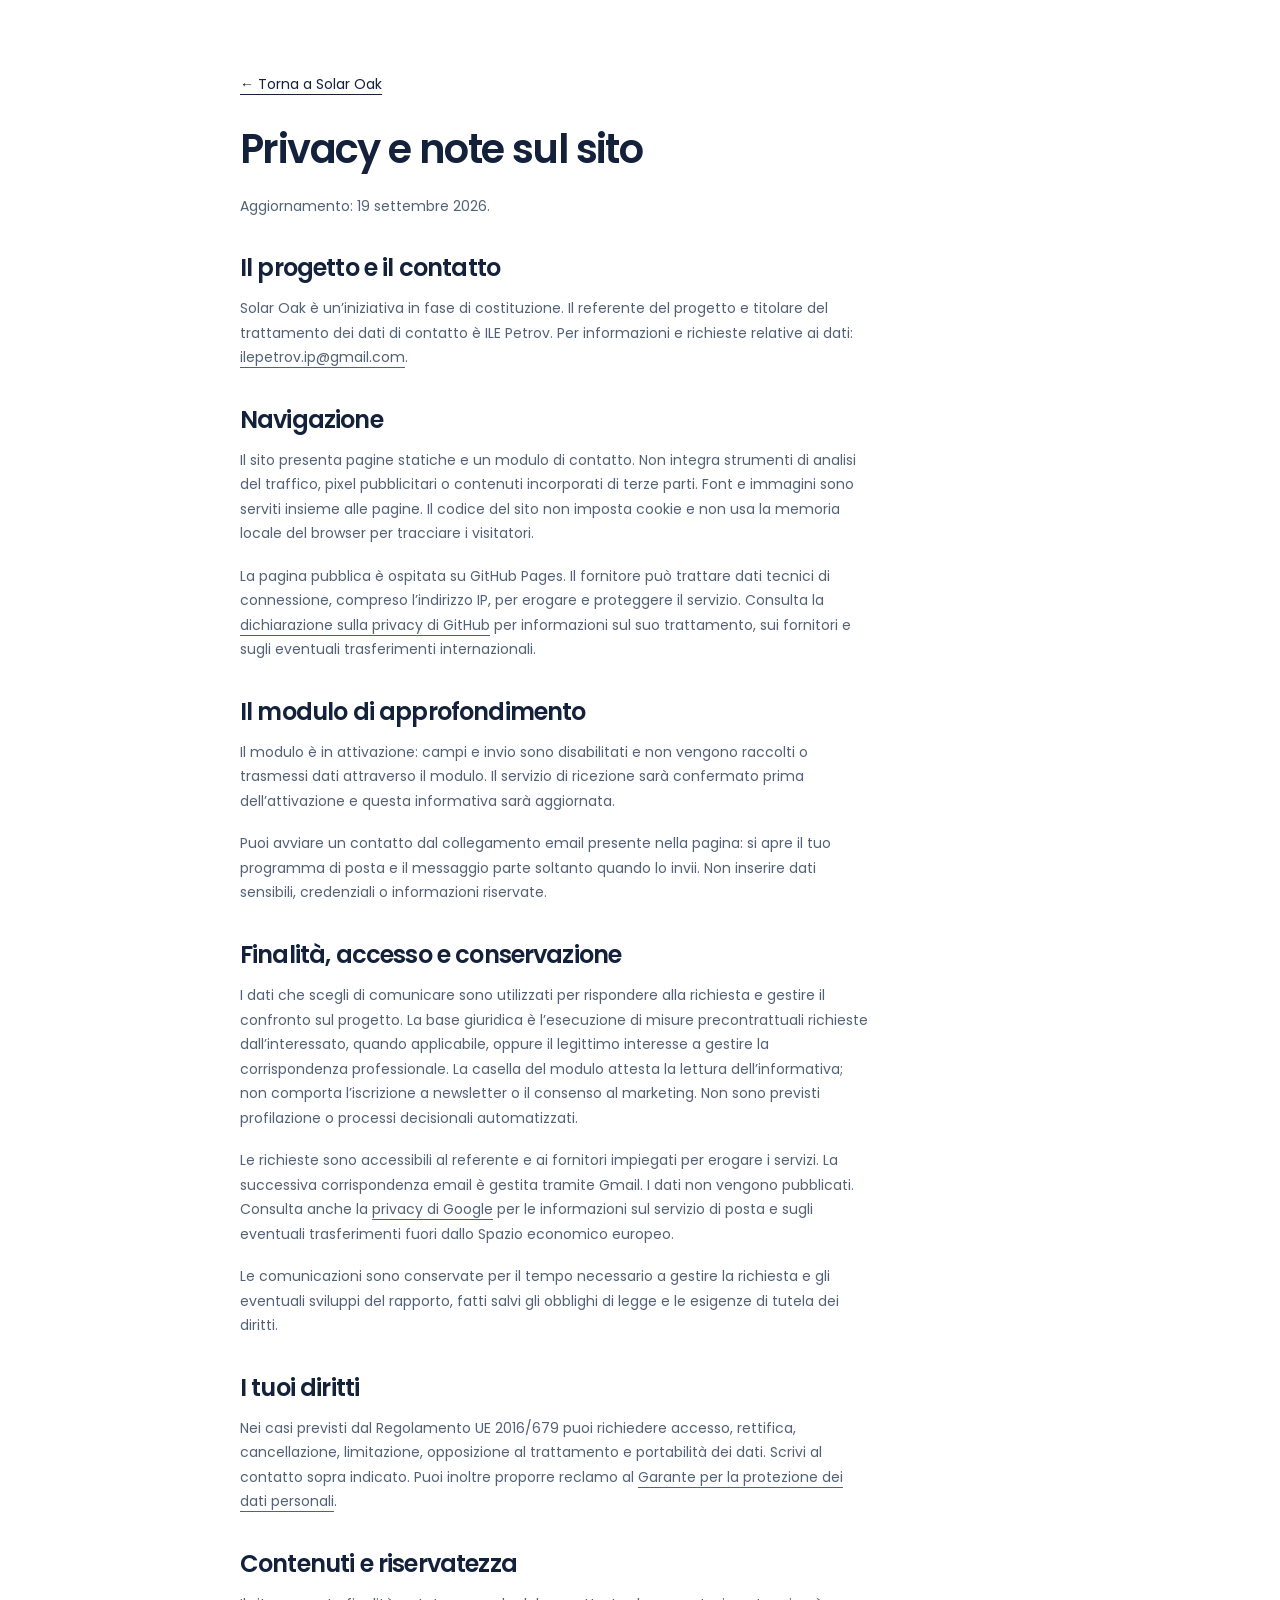
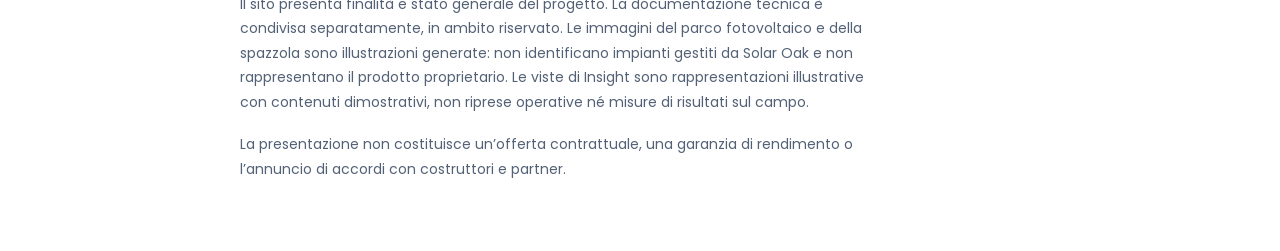
<file: privacy.html>
<!doctype html>
<html lang="it">
<head><meta charset="utf-8"><meta name="viewport" content="width=device-width,initial-scale=1"><meta name="description" content="Contatti, dati personali e note sul sito Solar Oak, iniziativa in fase di costituzione."><title>Privacy e note sul sito | Solar Oak</title><link rel="icon" href="assets/solar-oak-icon.svg" type="image/svg+xml"><link rel="stylesheet" href="styles.css?v=20260919-2"></head>
<body><main class="wrap legal">
  <a class="back-link" href="./">← Torna a Solar Oak</a><h1>Privacy e note sul sito</h1><p>Aggiornamento: 19 settembre 2026.</p>
  <h2>Il progetto e il contatto</h2><p>Solar Oak è un’iniziativa in fase di costituzione. Il referente del progetto e titolare del trattamento dei dati di contatto è ILE Petrov. Per informazioni e richieste relative ai dati: <a href="mailto:ilepetrov.ip@gmail.com">ilepetrov.ip@gmail.com</a>.</p>
  <h2>Navigazione</h2><p>Il sito presenta pagine statiche e un modulo di contatto. Non integra strumenti di analisi del traffico, pixel pubblicitari o contenuti incorporati di terze parti. Font e immagini sono serviti insieme alle pagine. Il codice del sito non imposta cookie e non usa la memoria locale del browser per tracciare i visitatori.</p><p>La pagina pubblica è ospitata su GitHub Pages. Il fornitore può trattare dati tecnici di connessione, compreso l’indirizzo IP, per erogare e proteggere il servizio. Consulta la <a href="https://docs.github.com/en/site-policy/privacy-policies/github-general-privacy-statement" rel="noreferrer">dichiarazione sulla privacy di GitHub</a> per informazioni sul suo trattamento, sui fornitori e sugli eventuali trasferimenti internazionali.</p>
  <h2>Il modulo di approfondimento</h2><p>Il modulo è in attivazione: campi e invio sono disabilitati e non vengono raccolti o trasmessi dati attraverso il modulo. Il servizio di ricezione sarà confermato prima dell’attivazione e questa informativa sarà aggiornata.</p><p>Puoi avviare un contatto dal collegamento email presente nella pagina: si apre il tuo programma di posta e il messaggio parte soltanto quando lo invii. Non inserire dati sensibili, credenziali o informazioni riservate.</p>
  <h2>Finalità, accesso e conservazione</h2><p>I dati che scegli di comunicare sono utilizzati per rispondere alla richiesta e gestire il confronto sul progetto. La base giuridica è l’esecuzione di misure precontrattuali richieste dall’interessato, quando applicabile, oppure il legittimo interesse a gestire la corrispondenza professionale. La casella del modulo attesta la lettura dell’informativa; non comporta l’iscrizione a newsletter o il consenso al marketing. Non sono previsti profilazione o processi decisionali automatizzati.</p><p>Le richieste sono accessibili al referente e ai fornitori impiegati per erogare i servizi. La successiva corrispondenza email è gestita tramite Gmail. I dati non vengono pubblicati. Consulta anche la <a href="https://policies.google.com/privacy?hl=it" rel="noreferrer">privacy di Google</a> per le informazioni sul servizio di posta e sugli eventuali trasferimenti fuori dallo Spazio economico europeo.</p><p>Le comunicazioni sono conservate per il tempo necessario a gestire la richiesta e gli eventuali sviluppi del rapporto, fatti salvi gli obblighi di legge e le esigenze di tutela dei diritti.</p>
  <h2>I tuoi diritti</h2><p>Nei casi previsti dal Regolamento UE 2016/679 puoi richiedere accesso, rettifica, cancellazione, limitazione, opposizione al trattamento e portabilità dei dati. Scrivi al contatto sopra indicato. Puoi inoltre proporre reclamo al <a href="https://www.garanteprivacy.it/" rel="noreferrer">Garante per la protezione dei dati personali</a>.</p>
  <h2>Contenuti e riservatezza</h2><p>Il sito presenta finalità e stato generale del progetto. La documentazione tecnica è condivisa separatamente, in ambito riservato. Le immagini del parco fotovoltaico e della spazzola sono illustrazioni generate: non identificano impianti gestiti da Solar Oak e non rappresentano il prodotto proprietario. Le viste di Insight sono rappresentazioni illustrative con contenuti dimostrativi, non riprese operative né misure di risultati sul campo.</p><p>La presentazione non costituisce un’offerta contrattuale, una garanzia di rendimento o l’annuncio di accordi con costruttori e partner.</p>
</main></body></html>
</file>
<file: styles.css>
@font-face{font-family:Poppins;font-style:normal;font-weight:400;font-display:swap;src:url('assets/poppins-400.woff2') format('woff2')}
@font-face{font-family:Poppins;font-style:normal;font-weight:600;font-display:swap;src:url('assets/poppins-600.woff2') format('woff2')}
@font-face{font-family:Poppins;font-style:normal;font-weight:700;font-display:swap;src:url('assets/poppins-700.woff2') format('woff2')}
:root{--navy:#1f3864;--ink:#14213a;--amber:#f2a52c;--muted:#536176;--line:#d8dfe8;--pale:#f2f5f8;--white:#fff;--max:1240px}
*{box-sizing:border-box}html{scroll-behavior:smooth;scroll-padding-top:110px}body{margin:0;color:var(--ink);background:var(--white);font:400 16px/1.75 Poppins,Arial,sans-serif}img{max-width:100%;height:auto;display:block}a{color:inherit;text-underline-offset:5px}button{font:inherit}h1,h2,h3,p,figure{margin:0}h1,h2,h3{text-wrap:balance;line-height:1.17;font-weight:600}h2{font-size:clamp(30px,3.2vw,44px);letter-spacing:-.035em}h3{font-size:23px;letter-spacing:-.025em}p{max-width:70ch}p+p{margin-top:18px}strong{font-weight:600}a,button,summary{-webkit-tap-highlight-color:transparent}a:focus-visible,button:focus-visible,summary:focus-visible{outline:3px solid #1975cf;outline-offset:5px;border-radius:3px}.wrap{width:min(var(--max),calc(100% - 96px));margin-inline:auto}.section{padding-block:96px}.section-label{font-size:14px;font-weight:600;color:var(--navy);margin-bottom:18px}.lead{font-size:21px;line-height:1.65}.skip-link{position:fixed;top:8px;left:8px;z-index:40;background:var(--white);padding:12px 20px;transform:translateY(-180%)}.skip-link:focus{transform:none}.button{display:inline-flex;justify-content:center;align-items:center;gap:30px;min-height:52px;background:var(--amber);color:var(--ink);font-weight:600;font-size:14px;padding:14px 22px;border-radius:4px;text-decoration:none;transition:background .2s,transform .2s}.button:hover{background:#ffc263;transform:translateY(-2px)}.button-small{min-height:44px;padding:10px 18px;gap:22px}.text-link{display:inline-flex;align-items:center;gap:16px;font-size:14px;font-weight:600;text-decoration:none;min-height:44px}.text-link:hover{text-decoration:underline}.light{color:var(--white)}
.site-header{position:sticky;top:0;z-index:20;background:#fff;border-bottom:1px solid var(--line)}.header-inner{min-height:92px;display:flex;align-items:center;justify-content:space-between;gap:28px}.brand{display:inline-flex;align-items:center;gap:12px;flex-shrink:0;text-decoration:none}.brand strong{font-size:23px;letter-spacing:-.035em;display:block;line-height:1.2;color:var(--navy);font-weight:700}.brand small{display:block;font-size:8px;font-weight:600;letter-spacing:1.7px;text-transform:uppercase;margin-top:5px;color:#825211}.site-header nav{display:flex;align-items:center;gap:30px}.site-header nav>a:not(.button){font-size:13px;text-decoration:none;display:flex;align-items:center;min-height:44px}.site-header nav>a:hover{text-decoration:underline}.menu-button{display:none;border:1px solid var(--line);background:#fff;color:var(--navy);padding:9px 13px;min-height:44px;border-radius:4px;cursor:pointer;font-size:13px}.menu-button span{margin-left:12px}
.hero{background:var(--navy);color:var(--white)}.hero-grid{display:grid;grid-template-columns:.94fr 1.06fr;gap:54px;align-items:center;padding-block:72px 60px}.eyebrow{font-size:12px;text-transform:uppercase;letter-spacing:2px;color:var(--amber);font-weight:600;margin-bottom:24px}h1{font-size:clamp(36px,4vw,58px);letter-spacing:-.04em;line-height:1.13}h1 span{color:var(--amber)}.hero-description{margin-top:26px;color:#e0e8f4;font-size:16px;line-height:1.8}.hero-actions{margin-top:30px;display:flex;gap:12px 24px;align-items:center;flex-wrap:wrap}.hero-note{font-size:12px;color:#d0dcee;margin-top:22px}.hero-figure{min-width:0;background:#162b4d;border-radius:5px;overflow:hidden}.hero-figure img{width:100%;aspect-ratio:3/2;object-fit:cover}.hero-figure figcaption{display:flex;flex-wrap:wrap;align-items:center;justify-content:space-between;gap:5px 20px;padding:16px 20px;font-size:10px;line-height:1.6;color:#d0dcee}.hero-figure figcaption span{font-size:12px;font-weight:600;color:#fff}.hero-footer{display:flex;justify-content:space-between;gap:20px;border-top:1px solid #496087;padding-block:22px;font-size:12px;color:#e0e8f4}.hero-footer span::before{content:'+';color:var(--amber);font-size:17px;margin-right:12px}
.about{display:grid;grid-template-columns:.9fr 1.1fr;gap:90px}.about-copy>p:not(.lead){font-size:15px;color:var(--muted)}.identity-line{border-top:1px solid var(--line);margin-top:30px;padding-top:24px;display:flex;flex-wrap:wrap;gap:4px 14px;font-size:12px}.identity-line>span:first-child{flex-basis:100%;color:var(--muted);font-size:11px}.identity-line strong{font-size:15px}.identity-line>span:last-child{align-self:center;color:var(--muted)}
.project{background:var(--pale)}.section-heading{display:flex;align-items:flex-end;justify-content:space-between;gap:70px;margin-bottom:46px}.section-heading>div{flex:1}.section-heading>p{flex:.7;color:var(--muted);font-size:14px}.product-grid{display:grid;grid-template-columns:1fr 1fr;gap:28px}.product{padding:38px}.product-light{border:1px solid #cbd5e1;background:#fff}.product-dark{background:var(--ink);color:var(--white)}.product-heading{display:flex;gap:16px;align-items:center;margin-bottom:32px}.product-heading>p{font-size:21px;font-weight:600;letter-spacing:-.025em;line-height:1.3}.product-heading>p>span{display:block;font-size:11px;font-weight:400;letter-spacing:0;margin-top:6px}.product-mark{font-size:23px;font-weight:600;color:var(--navy);width:46px;height:46px;display:flex;align-items:center;justify-content:center;border:1px solid #b4c3d7;border-radius:50%}.product-dark .product-mark{color:var(--amber);border-color:#53647f}.product h3{font-size:27px;margin-bottom:23px}.product>p:not(.product-note){font-size:14px;line-height:1.85;color:var(--muted)}.product-dark>p:not(.product-note){color:#d0dcee}.product .product-note{font-size:11px;margin-top:28px;padding-top:20px;border-top:1px solid #cbd5e1;color:var(--muted)}.product-dark .product-note{color:#d0dcee;border-color:#53647f}.project-principle{display:flex;align-items:center;gap:22px;margin-top:32px}.project-principle>span{font-size:34px;color:var(--navy)}.project-principle p{font-size:13px;color:var(--muted);max-width:none}.project-principle strong{color:var(--ink)}
.progress-section{display:grid;grid-template-columns:1fr 1fr;gap:90px}.progress-intro>p:not(.section-label){font-size:14px;color:var(--muted);margin-top:24px}.progress-intro .updated{font-size:11px!important}.progress-list{list-style:none;padding:0;margin:0}.progress-list li{padding:0 0 25px 32px;border-left:1px solid var(--line);position:relative}.progress-list li:last-child{padding-bottom:0}.progress-list li::before{content:'';position:absolute;left:-5px;top:7px;width:9px;height:9px;border-radius:50%;background:var(--navy)}.progress-list li:last-child::before{background:var(--amber);outline:4px solid #fff4df}.phase-state{font-size:11px;font-weight:600;color:var(--muted)}.phase-state.next{color:#825211}.progress-list h3{font-size:19px;margin-top:8px}.progress-list p{font-size:13px;color:var(--muted);margin-top:12px}
.collaborations{background:#edf2f7}.audience-grid{display:grid;grid-template-columns:1fr 1fr;gap:70px}.audience-grid article{padding-top:28px;border-top:1px solid #a8b9cf}.audience-type{font-size:11px;color:var(--muted);margin-bottom:14px}.audience-grid h3{font-size:27px}.audience-grid article>p:not(.audience-type){font-size:14px;color:var(--muted);margin-top:18px}.audience-grid ul{padding-left:19px;margin-block:24px;font-size:13px}.audience-grid li{margin-block:9px}.audience-grid .text-link{color:var(--navy)}.confidentiality{display:flex;align-items:center;gap:50px;margin-top:42px;padding-top:26px;border-top:1px solid #c4cedd}.confidentiality strong{flex:1;font-size:16px;line-height:1.5}.confidentiality p{flex:1.4;font-size:12px;color:var(--muted)}
.faq-section{display:grid;grid-template-columns:.65fr 1.35fr;gap:70px}.faq-list details{border-top:1px solid var(--line)}.faq-list details:last-child{border-bottom:1px solid var(--line)}.faq-list summary{font-size:14px;line-height:1.6;font-weight:600;cursor:pointer;list-style:none;padding:21px 30px 21px 0;position:relative}.faq-list summary::-webkit-details-marker{display:none}.faq-list summary::after{content:'+';position:absolute;right:2px;top:17px;font-size:23px;font-weight:400;color:var(--navy)}.faq-list details[open] summary::after{content:'−'}.faq-list details p{font-size:13px;color:var(--muted);padding:0 25px 24px 0}
.product-visual{height:360px;margin-bottom:30px;overflow:hidden;border-radius:3px;display:flex;flex-direction:column}.product-visual figcaption{font-size:9px;line-height:1.6;padding:10px 12px;margin-top:auto}.brush-visual{background:var(--pale)}.brush-visual img{width:100%;height:calc(100% - 35px);object-fit:cover}.brush-visual figcaption{color:var(--muted)}.insight-visual{border:1px solid #51627e;background:#1d304e}.insight-visual figcaption{background:#14243e;color:#cfdaec}.dashboard-bar{display:flex;justify-content:space-between;align-items:center;padding:12px 15px;border-bottom:1px solid #425674;font-size:10px}.dashboard-bar strong{font-size:14px;color:var(--amber)}.dashboard-bar>span{color:#d0dcee}.dashboard-body{padding:16px;display:flex;flex-direction:column;gap:12px;flex:1;line-height:1.4}.dashboard-title{display:flex;justify-content:space-between;align-items:center;gap:8px}.dashboard-title>div>span{font-size:9px;color:#c3d0e4;display:block}.dashboard-title strong{display:block;font-size:12px;margin-top:5px}.demo-tag{font-size:8px;color:#f7c470;border:1px solid #85704f;padding:4px 6px;letter-spacing:.5px}.dashboard-summary{display:grid;grid-template-columns:1fr 1fr;gap:10px}.dashboard-summary>div{border-left:2px solid #789ccc;padding:2px 0 2px 9px}.dashboard-summary span{font-size:9px;color:#c3d0e4;display:block}.dashboard-summary strong{font-size:10px;display:block;margin-top:3px}.dashboard-map{display:grid;gap:5px;padding:5px 0}.dashboard-map>div{display:grid;grid-template-columns:14px repeat(6,1fr);gap:6px;height:13px}.dashboard-map span{font-size:9px;color:#c3d0e4;align-self:center}.dashboard-map i{border:1px solid #7c9abd;background:#44668c;border-radius:1px}.dashboard-map .sector-review i{background:#c58c31;border-color:#efba67}.dashboard-map .sector-planned i{background:#6ca4a1;border-color:#a5d2cf}.map-key{display:flex;gap:12px;flex-wrap:wrap;font-size:8px;color:#d5e0f0}.map-key span::before{content:'';display:inline-block;width:6px;height:6px;background:#7c9abd;margin-right:4px}.map-key span:nth-child(2)::before{background:#efba67}.map-key span:nth-child(3)::before{background:#a5d2cf}.dashboard-task{border-top:1px solid #425674;padding-top:9px}.dashboard-task>span{font-size:8px;color:#c3d0e4;display:block}.dashboard-task strong{font-size:10px;display:flex;justify-content:space-between;margin-top:4px}.dashboard-task strong>span{color:var(--amber)}
.value-story{display:grid;grid-template-columns:1fr 1fr;gap:70px;margin-top:65px;padding-top:45px;border-top:1px solid #cbd5e1}.value-intro h3{font-size:29px}.value-intro>p:not(.section-label){font-size:13px;color:var(--muted);margin-top:20px;max-width:44ch}.value-steps{list-style:none;margin:0;padding:0;display:grid;gap:24px}.value-steps li{display:flex;gap:22px}.value-steps li>span{font-size:13px;color:#825211;font-weight:600;line-height:1.8}.value-steps h4{font-size:15px;line-height:1.5;font-weight:600;margin:0}.value-steps p{font-size:13px;color:var(--muted);margin-top:7px}
.contact{background:var(--navy);color:var(--white)}.contact-grid{display:grid;grid-template-columns:.9fr 1.1fr;gap:70px;align-items:start}.contact .section-label{color:#e0e8f4}.contact h2{font-size:clamp(34px,4vw,54px)}.contact h2 span{color:var(--amber)}.contact-grid>div>p:not(.section-label){font-size:14px;color:#d0dcee;margin-top:24px}.contact-form{padding:32px;background:#fff;color:var(--ink);border-radius:5px;min-width:0}.contact-form h3{font-size:21px}.contact-form #form-help{font-size:11px;color:var(--muted);margin-top:12px;margin-bottom:22px}.contact-form fieldset>label,.form-row>label{display:block;font-size:12px;font-weight:600;margin-bottom:17px}.form-row{display:grid;grid-template-columns:1fr 1fr;gap:15px}.contact-form input:not([type=checkbox],[type=hidden]),.contact-form textarea,.contact-form select{display:block;width:100%;font:400 14px/1.5 Poppins,Arial,sans-serif;color:var(--ink);background:#fff;border:1px solid #a2aec0;border-radius:3px;padding:11px 12px;margin-top:7px;min-height:46px}.contact-form textarea{resize:vertical;max-width:100%}.contact-form input::placeholder,.contact-form textarea::placeholder{color:#68758a;font-size:12px}.contact-form :is(input,textarea,select):focus-visible{outline:3px solid #1975cf;outline-offset:3px}.contact-form .field-help{font-size:10px;color:var(--muted);margin-top:-8px;margin-bottom:20px}.contact-form .privacy-check{display:flex;gap:10px;font-size:10px;line-height:1.7;font-weight:400;align-items:flex-start}.privacy-check input{width:18px;height:18px;flex-shrink:0;accent-color:var(--navy);margin:0}.contact-form .button{width:100%;border:0;cursor:pointer;justify-content:space-between;gap:12px}.contact-form .button:disabled{opacity:.65;cursor:not-allowed;transform:none}.contact-form .form-status{font-size:10px;color:var(--muted);margin-top:13px}.thank-you{max-width:700px;min-height:70vh}.thank-you .brand{margin-bottom:55px}.thank-you .button{margin-top:25px}.thank-you h1{font-size:clamp(34px,5vw,50px);margin-bottom:22px}.thank-you>p:not(.section-label){color:var(--muted);font-size:15px}
.site-footer{padding-top:48px;background:#fff}.footer-main{display:flex;align-items:center;justify-content:space-between;gap:30px;padding-bottom:36px}.footer-main>p{font-size:12px;color:var(--muted)}.footer-main>div{display:flex;flex-direction:column;gap:8px;font-size:12px}.footer-bottom{border-top:1px solid var(--line);display:flex;justify-content:space-between;gap:20px;padding-block:22px;font-size:10px;color:var(--muted)}.legal{max-width:800px;padding-block:70px}.legal h1{font-size:40px;margin-bottom:22px}.legal h2{font-size:24px;margin-top:36px;margin-bottom:14px}.legal p,.legal li{font-size:14px;color:var(--muted)}.legal .back-link{display:inline-block;margin-bottom:30px;font-size:14px}
@media(min-width:1600px){.hero-grid{padding-block:88px}}
.product-dark>.text-link{margin-top:18px;color:var(--amber)}.ai-status{grid-column:1/-1;display:grid;grid-template-columns:1fr 1fr;gap:40px;border-top:1px solid var(--line);padding-top:28px}.ai-status .section-label{font-size:11px;margin-bottom:10px}.ai-status h4{font-size:17px;line-height:1.45;font-weight:600;margin:0 0 12px}.ai-status p:not(.section-label){font-size:13px;color:var(--muted)}
.contact-form fieldset{border:0;padding:0;margin:22px 0 0;min-width:0}.contact-form fieldset:disabled :is(input,select,textarea){background:#f7f8fa;opacity:1}.contact-form .form-status a{font-weight:600}
@media(max-width:1050px){.wrap{width:calc(100% - 64px)}.hero-grid{gap:32px}.header-inner{gap:15px}.site-header nav{gap:18px}.about,.progress-section,.contact-grid{gap:50px}.section-heading{gap:40px}.product{padding:30px}.audience-grid{gap:40px}}
@media(max-width:800px){.section{padding-block:72px}.header-inner{min-height:80px;flex-wrap:wrap;padding-block:15px}.menu-button:not([hidden]){display:inline-flex;align-items:center}.site-header nav{width:100%;flex-wrap:wrap;padding-top:14px;border-top:1px solid var(--line);gap:12px 25px;justify-content:flex-start}.site-header[data-enhanced] nav:not([data-open]){display:none}.site-header nav>a:not(.button){font-size:14px}.hero-grid{grid-template-columns:1fr;padding-block:48px 35px;gap:36px}.hero-copy{max-width:630px}h1{font-size:clamp(38px,6.4vw,52px)}.hero-actions{gap:12px 25px}.hero-figure{max-width:680px}.hero-footer{font-size:10px;gap:14px;padding-block:20px}.hero-footer span::before{margin-right:6px}.about,.progress-section,.contact-grid{grid-template-columns:1fr;gap:35px}.section-heading{display:block}.section-heading>p{margin-top:22px;max-width:58ch}.product-grid{gap:20px}.product{padding:26px}.product h3{font-size:24px}.audience-grid{gap:30px}.faq-section{grid-template-columns:1fr;gap:32px}.contact-grid{gap:40px}.contact-info{max-width:550px}.footer-main{flex-wrap:wrap}.footer-main>p{display:none}.footer-bottom{flex-wrap:wrap;gap:5px}}
@media(max-width:540px){.wrap{width:calc(100% - 40px)}.section{padding-block:56px}.brand strong{font-size:21px}.brand small{font-size:7px;letter-spacing:1.4px}.brand img{width:36px;height:36px}.header-inner{min-height:74px}.hero-grid{padding-block:40px 28px;gap:30px}.eyebrow{font-size:10px;margin-bottom:20px}h1{font-size:clamp(32px,8.9vw,44px);line-height:1.17}.hero-description{font-size:14px;margin-top:23px}.hero-actions{gap:12px;margin-top:25px}.hero-actions .button{width:100%;justify-content:space-between}.hero-note{font-size:10px;margin-top:18px}.hero-figure figcaption{font-size:9px;padding:12px 14px;gap:3px}.hero-figure figcaption span{font-size:11px}.hero-footer{gap:8px;align-items:flex-start}.hero-footer span{flex:1;max-width:110px;line-height:1.7}.hero-footer span::before{display:block;font-size:20px;line-height:1.2;margin-bottom:4px}h2{font-size:30px}.lead{font-size:18px}.about-copy>p:not(.lead){font-size:14px}.section-label{font-size:12px;margin-bottom:14px}.identity-line>span:last-child{flex-basis:100%}.section-heading{margin-bottom:28px}.product-grid{grid-template-columns:1fr}.product{padding:28px 24px}.product h3{font-size:26px}.project-principle{align-items:flex-start;gap:14px;margin-top:25px}.project-principle p{font-size:12px}.project-principle>span{font-size:26px}.progress-list li{padding-left:25px}.audience-grid{grid-template-columns:1fr;gap:34px}.audience-grid h3{font-size:25px}.confidentiality{display:block;margin-top:30px}.confidentiality p{margin-top:12px}.faq-list summary{font-size:13px;padding-block:19px}.contact h2{font-size:34px}.contact .email-address{font-size:18px}.contact-info .contact-name{font-size:21px!important}.site-footer{padding-top:34px}.footer-main{gap:24px;align-items:flex-start}.footer-main>div{font-size:11px}.footer-bottom{font-size:9px;padding-block:19px}.legal h1{font-size:32px}}
@media(prefers-reduced-motion:reduce){html{scroll-behavior:auto}*,*::before,*::after{transition:none!important;animation:none!important}}
@media(max-width:1050px){.product-visual{height:345px}.dashboard-body{padding:12px;gap:10px}.contact-form{padding:26px}.value-story{gap:40px}}
@media(max-width:800px){.product-grid{grid-template-columns:1fr}.product-visual{height:auto;min-height:340px}.brush-visual img{height:auto;aspect-ratio:3/2}.insight-visual{max-width:100%}.dashboard-body{padding:20px;gap:17px}.dashboard-map>div{height:20px}.dashboard-title strong{font-size:15px}.dashboard-summary strong{font-size:12px}.dashboard-task strong{font-size:12px}.product-visual figcaption{min-height:35px}.value-story{grid-template-columns:1fr;gap:30px;margin-top:40px;padding-top:30px}.contact-form{max-width:630px}.contact-form input:not([type=checkbox],[type=hidden]),.contact-form textarea,.contact-form select{font-size:16px}}
@media(max-width:540px){.product-visual{margin-inline:-8px;min-height:0}.brush-visual img{aspect-ratio:1.3}.dashboard-body{padding:14px;gap:13px}.dashboard-map>div{height:15px;gap:4px}.dashboard-title strong{font-size:12px}.dashboard-summary strong,.dashboard-task strong{font-size:10px}.product-visual figcaption{font-size:8px}.value-intro h3{font-size:26px}.value-steps li{gap:17px}.form-row{grid-template-columns:1fr;gap:0}.contact-form{padding:24px 20px}.contact-form h3{font-size:20px}.contact-form .button{font-size:12px;padding-inline:14px}}
@media print{.site-header{position:static}.menu-button,.skip-link{display:none!important}.hero,.contact,.product-dark{print-color-adjust:exact}.section{padding-block:30px}.wrap{width:100%}details{break-inside:avoid}footer{break-inside:avoid}}
@media(max-width:800px){.ai-status{grid-template-columns:1fr;gap:28px}}

/* Visual story: overview, owner value, solution and decision flow. */
.icon-definitions{position:absolute;overflow:hidden;pointer-events:none}
.icon{display:block;width:28px;height:28px;flex-shrink:0;fill:none;stroke:currentColor;stroke-width:1.6;stroke-linecap:round;stroke-linejoin:round}
.hero-footer{display:grid;grid-template-columns:repeat(3,minmax(0,1fr));gap:0;padding-block:0}
.hero-footer a{display:flex;align-items:center;gap:16px;min-width:0;min-height:108px;padding:24px;text-decoration:none;transition:background .2s}
.hero-footer a:first-child{padding-left:0}.hero-footer a+a{border-left:1px solid #496087}.hero-footer a:last-child{padding-right:0}
.hero-footer a:hover{background:#294573}.hero-footer .icon,.hero-footer b{color:var(--amber)}.hero-footer a>span{max-width:none;flex:1}.hero-footer span::before{content:none}
.hero-footer strong{display:block;font-size:13px;color:#fff;line-height:1.55}.hero-footer small{display:block;margin-top:4px;font-size:10px;color:#d0dcee}.hero-footer b{font-size:18px;font-weight:400}
.benefits-layout{display:grid;grid-template-columns:.85fr 1.15fr;gap:70px;align-items:stretch}
.owner-visual{position:relative;min-height:580px;background:var(--ink);border-radius:5px;overflow:hidden;display:flex;flex-direction:column}
.owner-visual img{position:absolute;inset:0;width:100%;height:100%;object-fit:cover}
.owner-visual figcaption{position:relative;margin-top:auto;padding:26px 28px;background:var(--ink);color:#d0dcee;font-size:12px;line-height:1.7}
.owner-visual figcaption>span{display:block;color:#fff;font-size:24px;font-weight:600;line-height:1.4;margin-bottom:8px}.owner-visual small{display:block;font-size:9px;margin-top:14px}
.benefits-list{display:grid;align-content:space-between;gap:24px}.benefits-list article{display:flex;gap:24px;padding-bottom:24px;border-bottom:1px solid var(--line)}.benefits-list article:last-child{padding-bottom:0;border:0}
.benefits-list .icon{width:32px;height:32px;color:var(--navy);margin-top:2px}.benefits-list h3{font-size:24px;line-height:1.3}.benefits-list p{font-size:14px;color:var(--muted);margin-top:12px;max-width:51ch}
.benefit-takeaway{display:block;font-size:12px;font-weight:600;line-height:1.65;color:var(--navy);margin-top:12px}
.benefits-footer{display:flex;align-items:center;justify-content:space-between;gap:40px;margin-top:36px;padding-top:28px;border-top:1px solid var(--line)}.benefits-footer p{max-width:65ch;font-size:12px;color:var(--muted)}.benefits-footer strong{display:block;color:var(--ink);margin-bottom:5px}.benefits-footer .button{flex-shrink:0}
.product-mark .icon{width:25px;height:25px}.product-visual{border-radius:4px}.product-light,.product-dark{border-radius:6px}
.value-story{grid-template-columns:.72fr 1.28fr;gap:48px}.value-intro h3{font-size:36px}.value-intro>p:not(.section-label){font-size:14px;max-width:43ch}.value-intro .text-link{margin-top:22px;color:var(--navy);font-size:12px}
.triage-board{background:#fff;border:1px solid var(--line);border-radius:6px;padding:24px;min-width:0}
.triage-board-heading{display:flex;flex-wrap:wrap;justify-content:space-between;align-items:center;gap:8px;margin-bottom:24px}.triage-board-heading h4{font-size:14px;margin:0}.triage-board-heading>span{font-size:10px;color:var(--muted)}
.triage-source{display:flex;gap:16px;align-items:center;background:var(--navy);color:white;padding:18px 20px;border-radius:4px}.triage-source .icon{color:var(--amber)}.triage-source strong{display:block;font-size:14px;line-height:1.5}.triage-source span{display:block;font-size:10px;color:#d0dcee;margin-top:4px}
.triage-engine{position:relative;display:flex;align-items:center;justify-content:center;flex-wrap:wrap;gap:6px 10px;background:#fff3dc;color:var(--ink);width:fit-content;max-width:100%;margin:22px auto 36px;padding:12px 22px;border:1px solid #ebcc95;border-radius:4px}.triage-engine .icon{width:23px;height:23px}.triage-engine strong{font-size:15px}.triage-engine>span{flex-basis:100%;text-align:center;font-size:10px}.triage-engine::before{content:'';position:absolute;width:1px;height:23px;top:-23px;background:#9aabc1}.triage-engine::after{content:'';position:absolute;width:1px;height:24px;bottom:-25px;background:#9aabc1}
.triage-routes{position:relative;display:grid;grid-template-columns:repeat(3,minmax(0,1fr));gap:14px;margin:0;padding:0;list-style:none}.triage-routes::before{content:'';position:absolute;left:16.66%;right:16.66%;top:-13px;border-top:1px solid #9aabc1}
.triage-routes li{position:relative;padding:16px 12px;background:var(--pale);border-radius:4px}.triage-routes li::before{content:'';position:absolute;top:-13px;left:50%;height:13px;border-left:1px solid #9aabc1}.triage-routes li:first-child{background:#fff3dc}
.triage-routes .icon{width:23px;height:23px;color:var(--navy);margin-bottom:12px}.triage-routes strong{display:block;font-size:12px;line-height:1.6}.triage-routes p{font-size:11px;line-height:1.7;color:var(--muted);margin-top:8px}.triage-supervision{margin-top:20px;font-size:10px;color:var(--muted);text-align:center}
.ai-status{gap:48px}.ai-status>div{max-width:65ch}.about{padding-bottom:56px}.progress-section{border-top:1px solid var(--line);padding-top:56px}.icon-heading{display:flex;align-items:center;gap:15px}.icon-heading .icon{color:var(--navy);width:30px;height:30px}.confidentiality{gap:24px}.confidentiality>.icon{color:var(--navy)}
@media(max-width:1050px){.site-header nav{gap:12px}.site-header nav>a:not(.button){font-size:12px}.benefits-layout{gap:40px}.benefits-list article{gap:18px}.benefits-list h3{font-size:22px}.hero-footer a{padding:20px 16px;gap:12px}.hero-footer strong{font-size:12px}.hero-footer b{display:none}.value-story{grid-template-columns:1fr;gap:32px}.value-intro>p:not(.section-label){max-width:70ch}.value-intro .text-link{margin-top:14px}}
@media(max-width:800px){.site-header nav{gap:12px 25px}.site-header nav>a:not(.button){font-size:14px}.benefits-layout{grid-template-columns:1fr;gap:34px}.owner-visual{min-height:360px}.owner-visual img{object-position:center 36%}.owner-visual figcaption{max-width:400px;padding:22px}.benefits-list{grid-template-columns:1fr 1fr;gap:30px}.benefits-list article{padding-bottom:24px}.benefits-list article:last-child{border-bottom:1px solid var(--line)}.benefits-footer{align-items:flex-start;flex-direction:column;gap:22px}.value-intro h3{font-size:32px}.ai-status{gap:28px}.hero-footer strong{font-size:11px}.hero-footer .icon{width:24px;height:24px}.hero-footer small{font-size:9px}.icon-heading{align-items:flex-start}}
@media(max-width:540px){.hero-footer{padding-block:18px;gap:14px}.hero-footer a,.hero-footer a:first-child,.hero-footer a:last-child{flex-direction:column;align-items:flex-start;padding:0;gap:9px;min-height:0;border:0}.hero-footer a>span{flex:auto;line-height:1.6}.hero-footer small{display:none}.hero-footer strong{font-size:10px}.owner-visual{min-height:360px}.owner-visual figcaption{max-width:none;font-size:11px;padding:18px 20px}.owner-visual figcaption>span{font-size:21px}.owner-visual small{margin-top:7px}.benefits-list{grid-template-columns:1fr;gap:24px}.benefits-list article{gap:18px}.benefits-list h3{font-size:22px}.benefits-list .icon{width:27px;height:27px}.benefits-list p{font-size:13px}.benefit-takeaway{font-size:11px}.benefits-footer{margin-top:28px;padding-top:0;border:0}.benefits-footer .button{width:100%;justify-content:space-between;font-size:12px}.triage-board{padding:20px 16px}.triage-board-heading{margin-bottom:18px}.triage-source{padding:15px 12px;gap:10px}.triage-source strong{font-size:12px}.triage-source span{font-size:9px}.triage-routes{grid-template-columns:1fr;gap:10px}.triage-routes::before{display:none}.triage-routes li{display:grid;grid-template-columns:24px 1fr;column-gap:12px;padding:14px}.triage-routes li::before{display:none}.triage-routes li:first-child::before{display:block}.triage-routes .icon{grid-row:1/3;margin:0}.triage-routes p{margin-top:3px}.triage-routes strong{font-size:12px}.triage-engine{margin-bottom:25px}.triage-supervision{text-align:left}.value-intro h3{font-size:30px}.about{padding-bottom:40px}.progress-section{padding-top:40px}.confidentiality>.icon{margin-bottom:14px}}

/* Owner journey: need, value, explanation, evidence, questions, contact. */
.hero-grid{grid-template-columns:1fr 1fr}.hero h1{font-size:clamp(36px,3.75vw,54px)}.hero-actions .button{font-size:13px}
.decision-questions{display:grid;grid-template-columns:repeat(3,minmax(0,1fr));gap:44px}.decision-questions article{padding-top:26px;border-top:2px solid var(--line)}.decision-questions .icon{color:var(--navy);margin-bottom:20px;width:32px;height:32px}.decision-questions h3{font-size:24px}.decision-questions p{font-size:14px;color:var(--muted);margin-top:16px}.problem-conclusion{max-width:none;padding-top:30px;margin-top:40px;border-top:1px solid var(--line);font-size:16px}
.first-step{background:#edf2f7}.conversation-steps{list-style:none;display:grid;grid-template-columns:repeat(3,minmax(0,1fr));gap:44px;margin:0;padding:0}.conversation-steps li{border-top:1px solid #a8b9cf;padding-top:22px}.conversation-steps li>span{font-size:13px;color:#825211;font-weight:600}.conversation-steps h3{font-size:22px;margin-top:17px}.conversation-steps p{font-size:14px;color:var(--muted);margin-top:16px}.step-action{display:flex;align-items:center;gap:30px;margin-top:38px}.step-action p{font-size:12px;color:var(--muted)}.faq-intro{font-size:14px;color:var(--muted);margin-top:22px}
.contact-promises{list-style:none;padding:0;margin:32px 0 0;display:grid;gap:22px}.contact-promises li{display:flex;align-items:flex-start;gap:18px;font-size:13px;color:#e0e8f4;max-width:42ch}.contact-promises .icon{color:var(--amber);width:24px;height:24px}.contact-grid .contact-identity{margin-top:34px!important;padding-top:22px;border-top:1px solid #496087;font-size:12px!important}.optional{font-weight:400;color:var(--muted);font-size:10px}.contact-form .form-status{line-height:1.8}.form-alternative{font-size:10px;color:var(--muted);margin-top:12px}.partner-note{display:flex;gap:24px;align-items:center;padding-block:32px;border-bottom:1px solid var(--line)}.partner-note>.icon{color:var(--navy)}.partner-note p{font-size:12px;color:var(--muted);flex:1}.partner-note strong{display:block;color:var(--ink);font-size:14px;margin-bottom:5px}.partner-note .text-link{font-size:12px;color:var(--navy)}
@media(max-width:1050px){.decision-questions,.conversation-steps{gap:26px}.hero h1{font-size:42px}}
@media(max-width:800px){.hero-grid{grid-template-columns:1fr}.hero h1{font-size:48px}.decision-questions h3{font-size:21px}.decision-questions p,.conversation-steps p{font-size:13px}.conversation-steps h3{font-size:20px}.partner-note{flex-wrap:wrap}.partner-note .text-link{margin-left:48px}}
@media(max-width:540px){.hero h1{font-size:clamp(32px,8.7vw,44px)}.hero-actions .text-link{font-size:12px}.decision-questions,.conversation-steps{grid-template-columns:1fr;gap:28px}.decision-questions article{display:grid;grid-template-columns:32px 1fr;column-gap:18px}.decision-questions .icon{grid-row:1/3;margin:0}.decision-questions p{margin-top:10px}.problem-conclusion{font-size:14px;margin-top:28px;padding-top:24px}.conversation-steps li{display:grid;grid-template-columns:26px 1fr;column-gap:18px}.conversation-steps li>span{grid-row:1/3;margin-top:3px}.conversation-steps h3{margin:0;font-size:22px}.conversation-steps p{margin-top:12px}.step-action{align-items:flex-start;flex-direction:column;gap:16px}.step-action .button{width:100%;justify-content:space-between;font-size:12px}.contact h2{font-size:32px}.partner-note{gap:16px}.partner-note .text-link{margin-left:44px}.partner-note strong{font-size:13px}.contact-promises{gap:18px}}

/* Commercial message: production, panel condition and continuous care. */
.hero .eyebrow{text-transform:none;letter-spacing:0;font-size:17px;margin-bottom:20px}.hero h1{font-size:clamp(36px,3.6vw,52px)}.hero-promise{font-size:19px;font-weight:600;line-height:1.6;margin-top:26px;color:#fff}.hero .hero-description{margin-top:14px;font-size:15px}.hero-grid{padding-block:64px}.continuous-care{background:var(--ink);color:#fff;padding-block:64px}.continuous-grid{display:grid;grid-template-columns:1fr 1fr;gap:80px;align-items:center}.continuous-care .section-label,.continuous-care h2 span{color:var(--amber)}.continuous-care h2{font-size:36px;line-height:1.3}.continuous-grid>div>p:not(.section-label){font-size:14px;color:#d0dcee;margin-top:22px}.continuous-grid .continuous-scope{font-size:11px!important;padding-top:20px;border-top:1px solid #496087}.care-cycle{list-style:none;padding:0;margin:0;display:grid;gap:27px}.care-cycle li{display:flex;gap:22px;padding-bottom:26px;border-bottom:1px solid #496087}.care-cycle li:last-child{border:0;padding:0}.care-cycle li>span{color:var(--amber);font-size:13px;font-weight:600;margin-top:4px}.care-cycle h3{font-size:23px}.care-cycle p{font-size:13px;margin-top:12px;color:#d0dcee}.about-copy>.text-link{margin-top:24px;color:var(--navy)}.contact h2{font-size:clamp(32px,3.6vw,49px)}
@media(max-width:1050px){.continuous-grid{gap:40px}.continuous-care h2{font-size:32px}.hero h1{font-size:40px}.hero-promise{font-size:17px}}
@media(max-width:800px){.continuous-grid{grid-template-columns:1fr;gap:38px}.continuous-care h2{max-width:24ch}.hero h1{font-size:48px}.hero-grid{padding-block:48px 35px}.hero-promise{max-width:38ch}.hero .hero-description{max-width:62ch}}
@media(max-width:540px){.hero .eyebrow{font-size:15px}.hero h1{font-size:clamp(32px,8.7vw,44px)}.hero-promise{font-size:16px;margin-top:22px}.hero .hero-description{font-size:14px}.hero-grid{padding-block:36px 28px}.continuous-care{padding-block:48px}.continuous-care h2{font-size:30px}.care-cycle h3{font-size:21px}.care-cycle{gap:23px}.continuous-grid>div>p:not(.section-label){font-size:13px}.contact h2{font-size:32px}}
</file>
